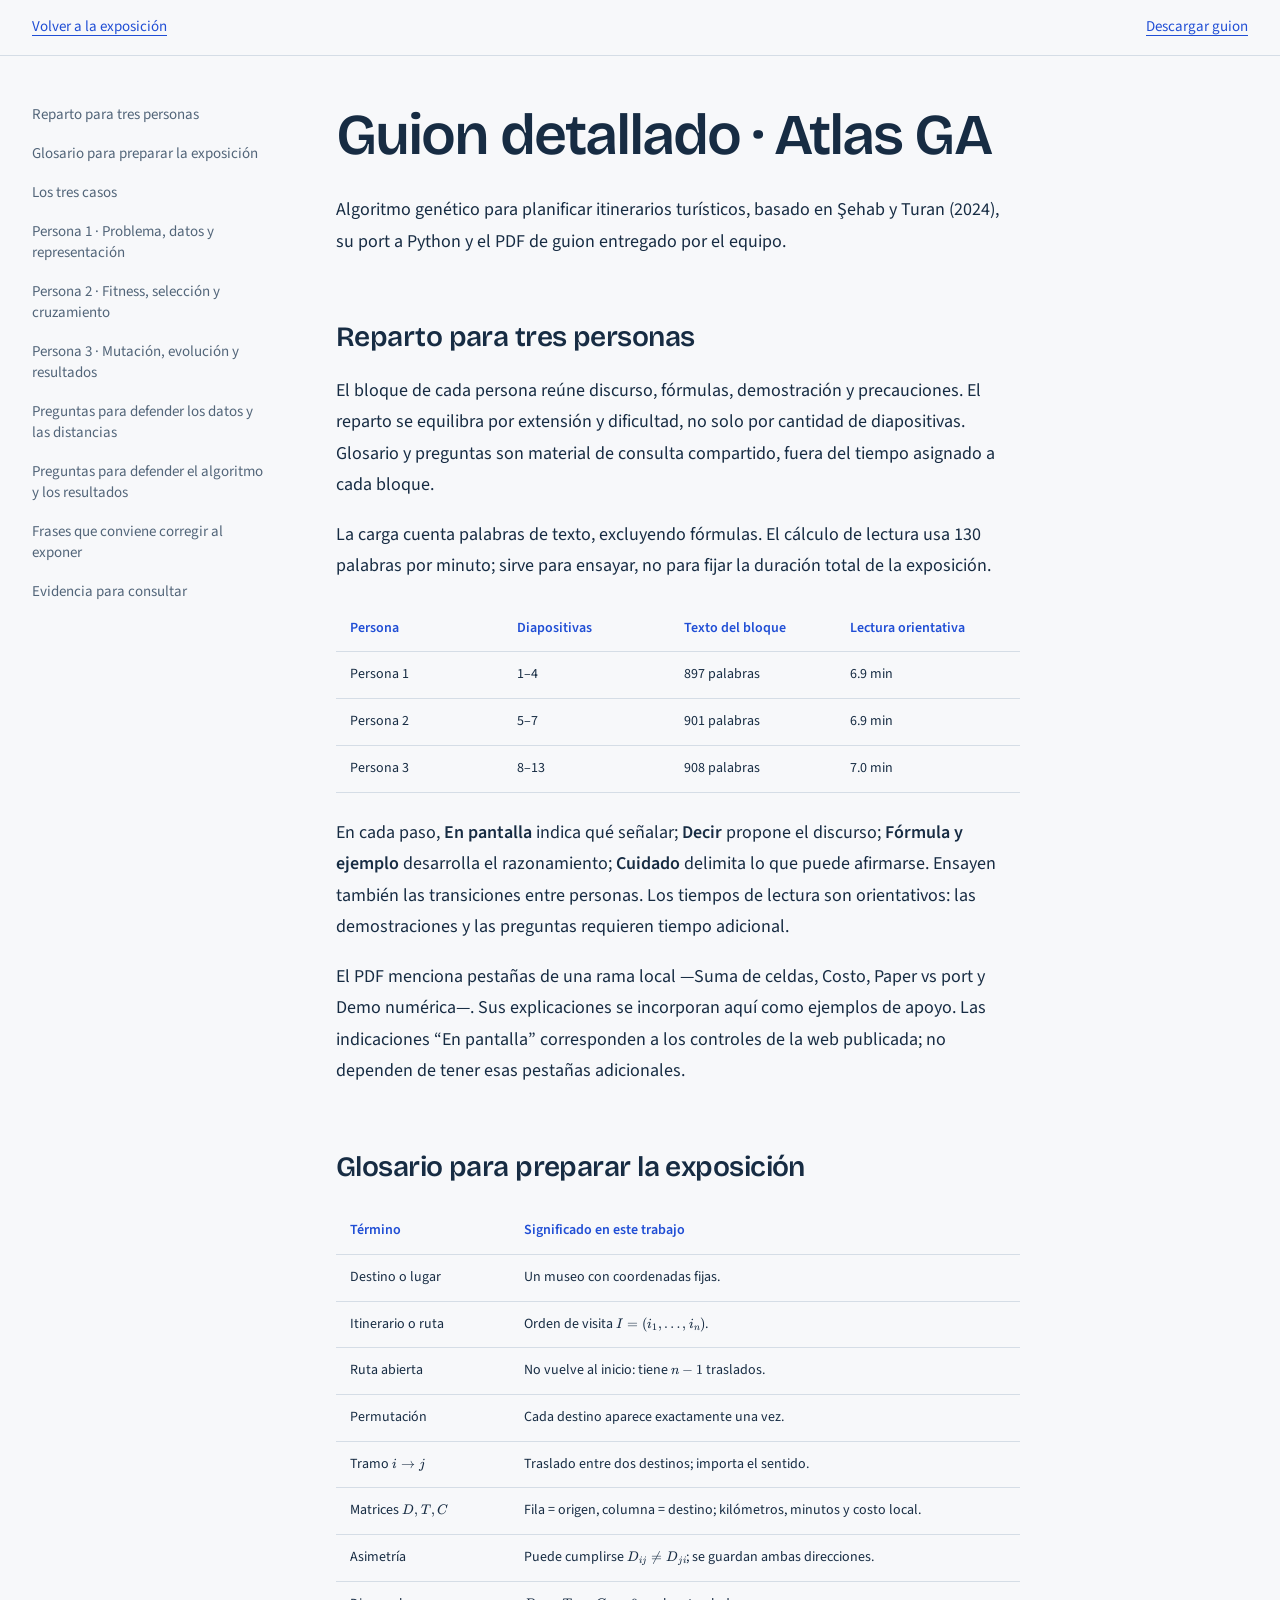
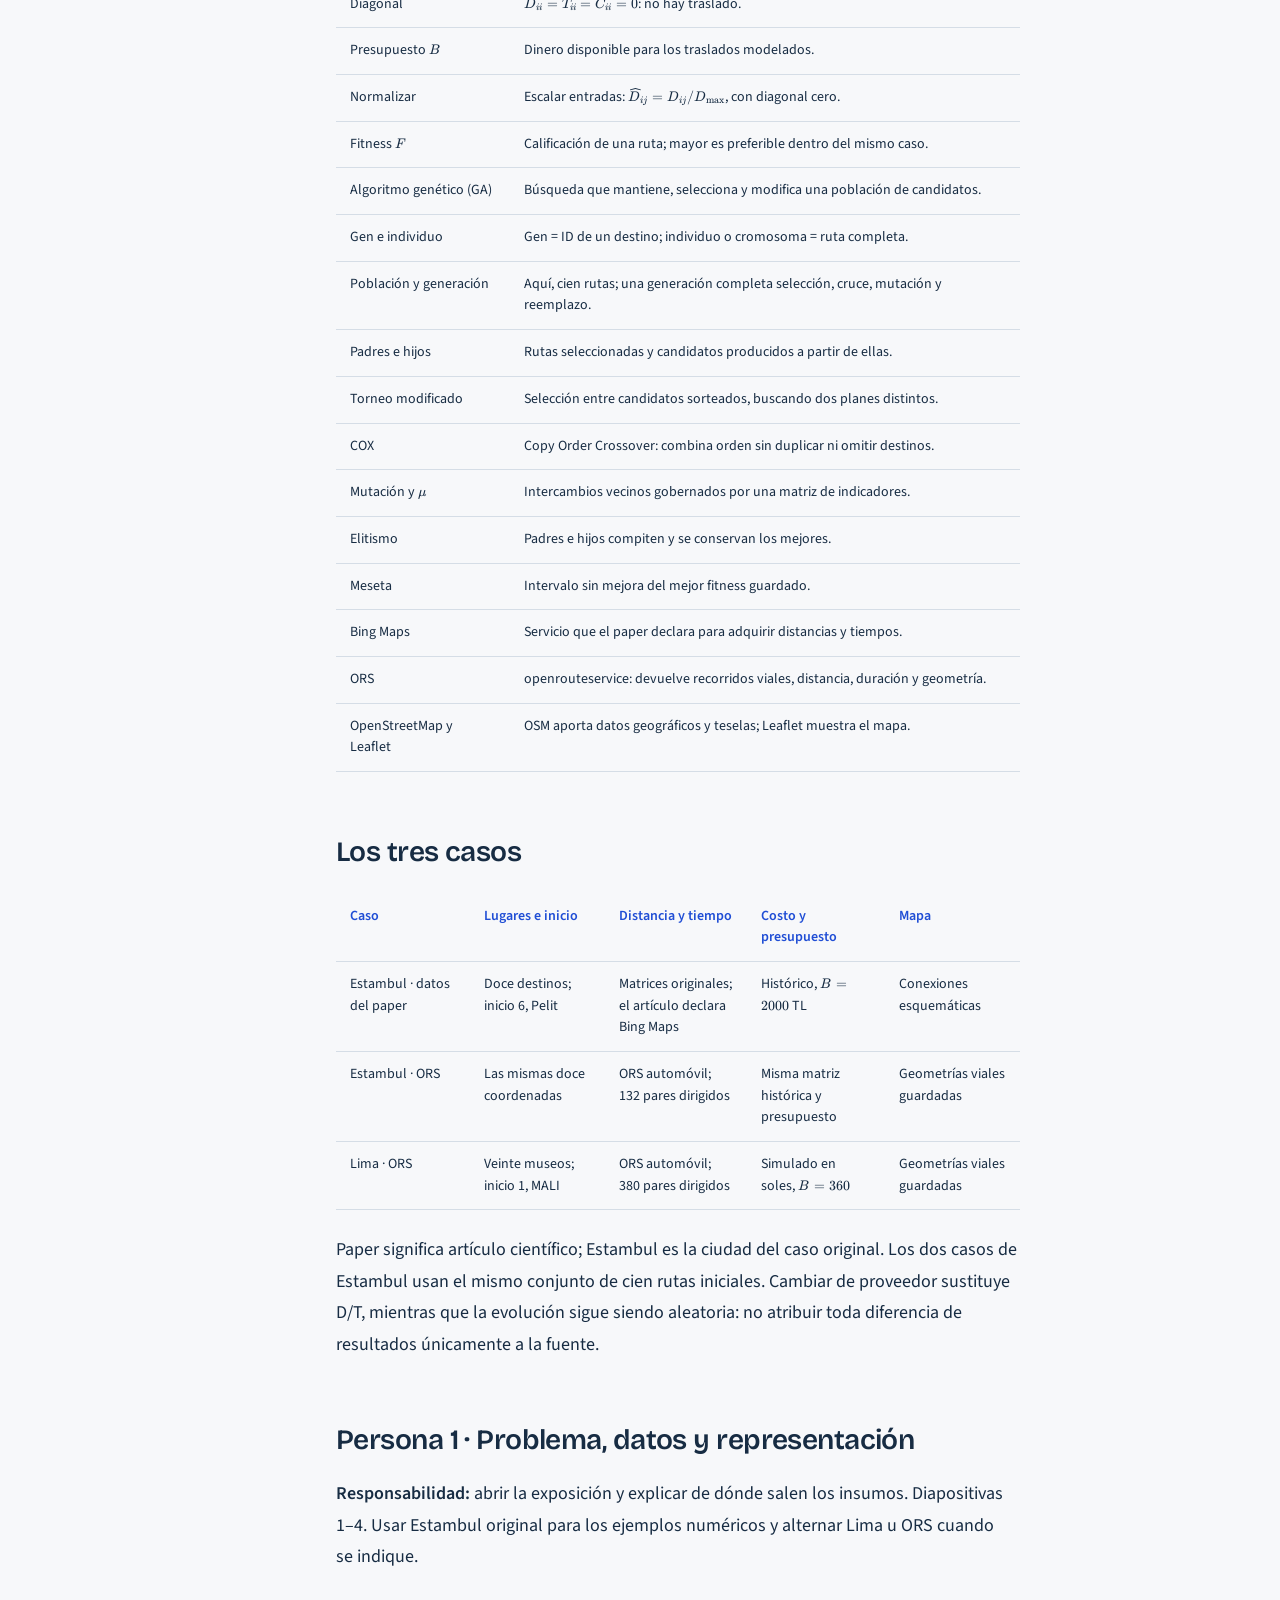
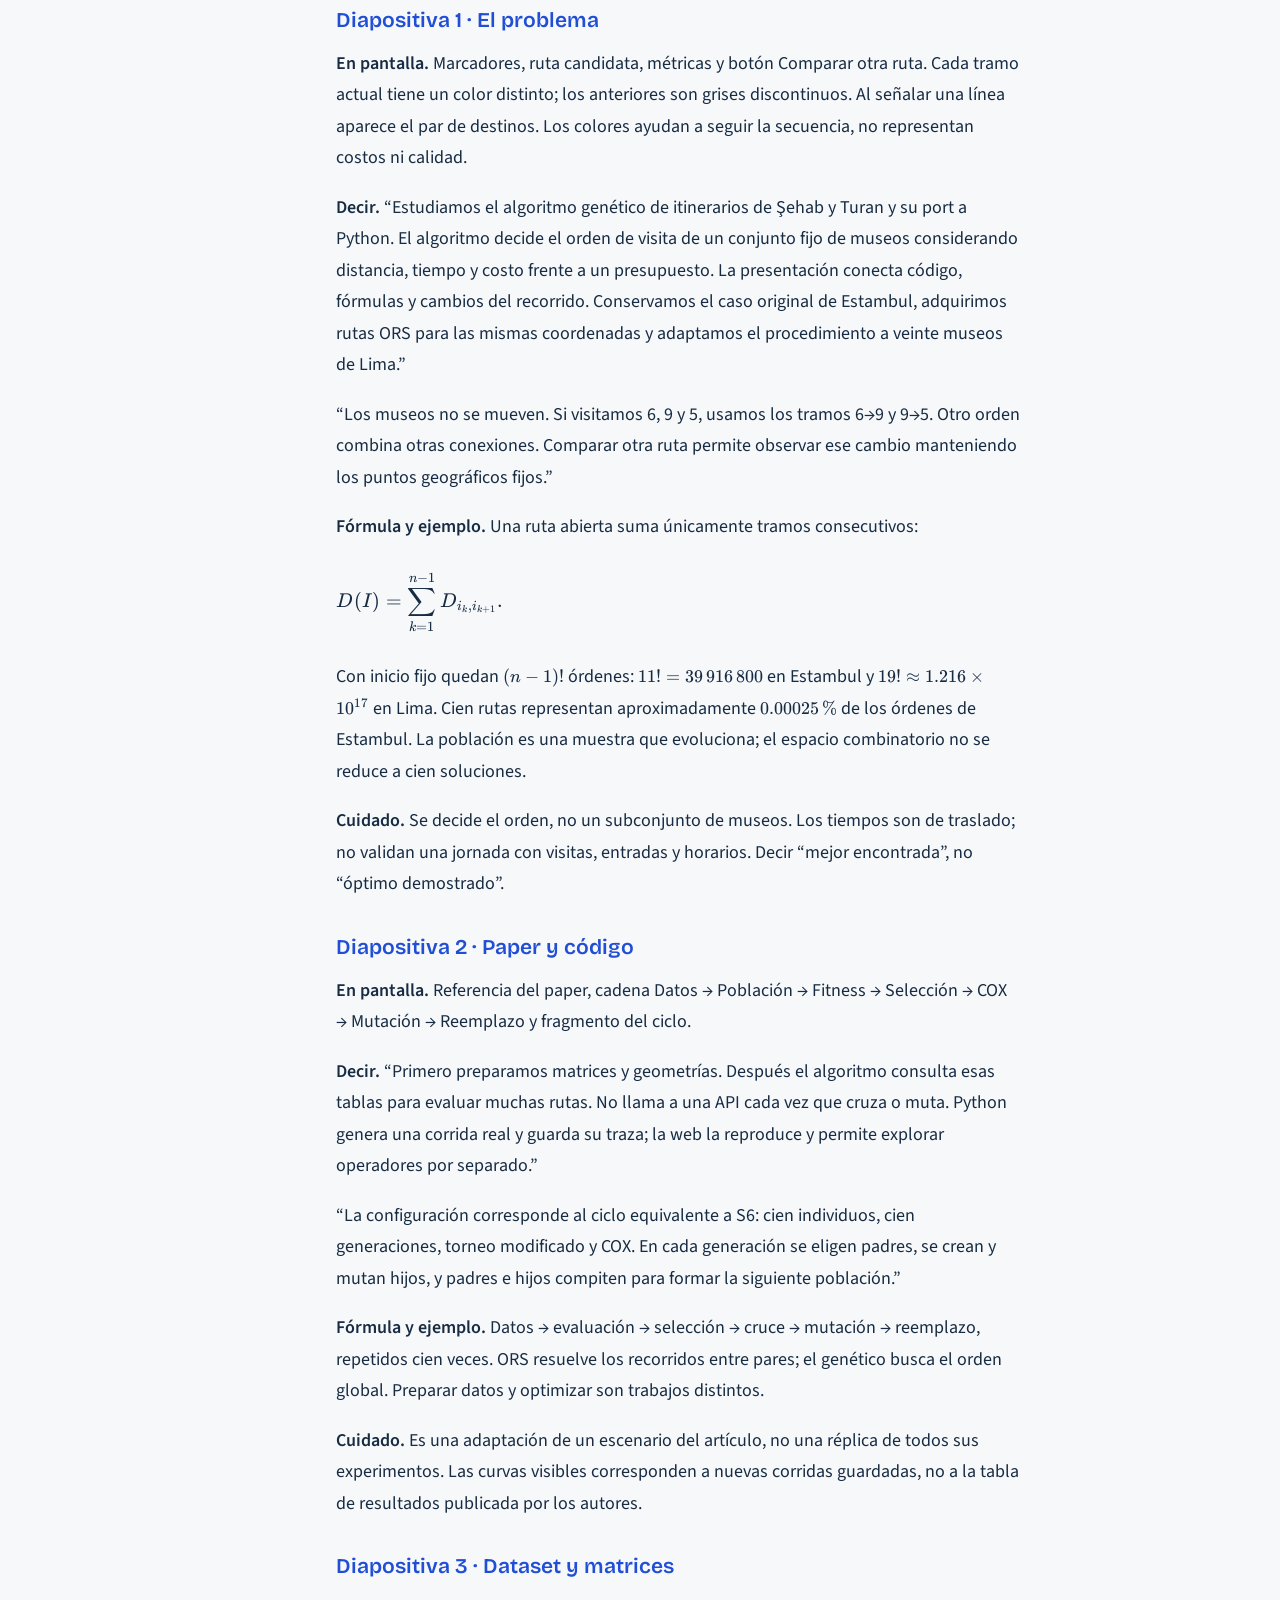
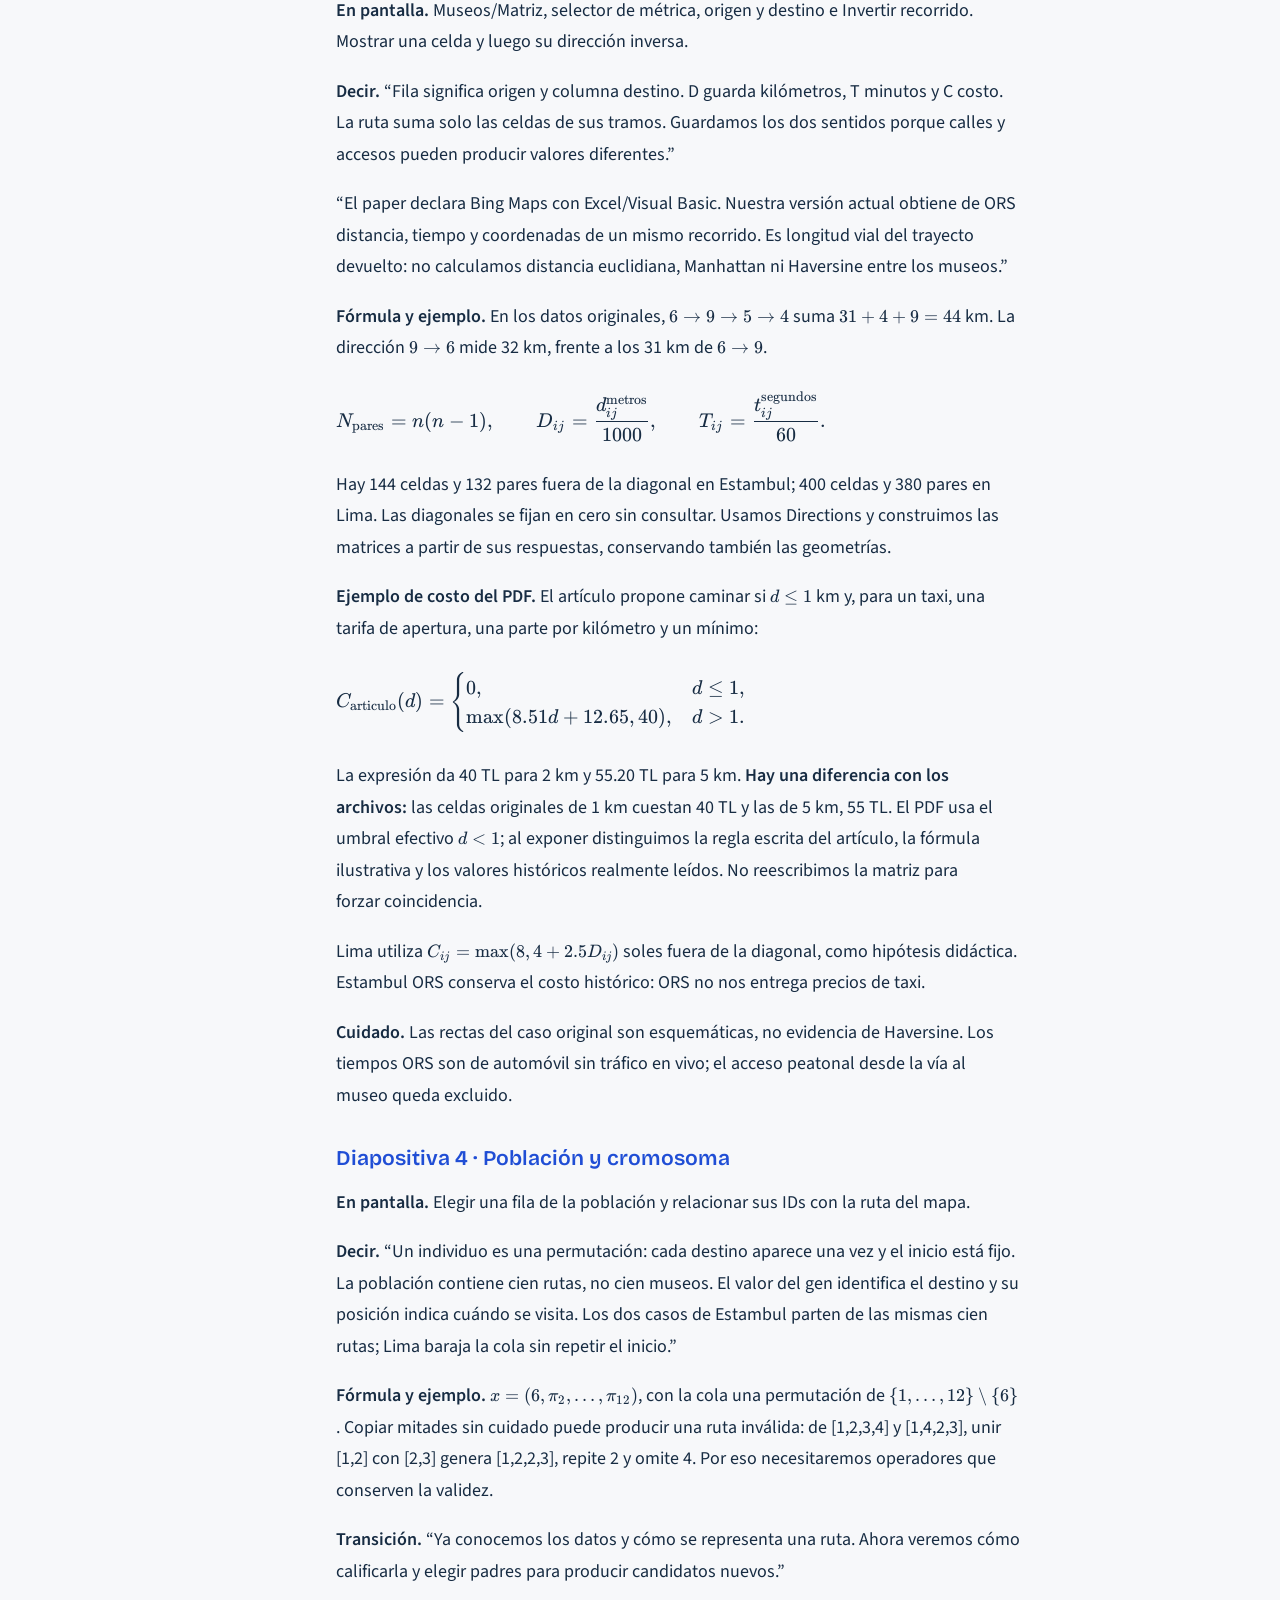
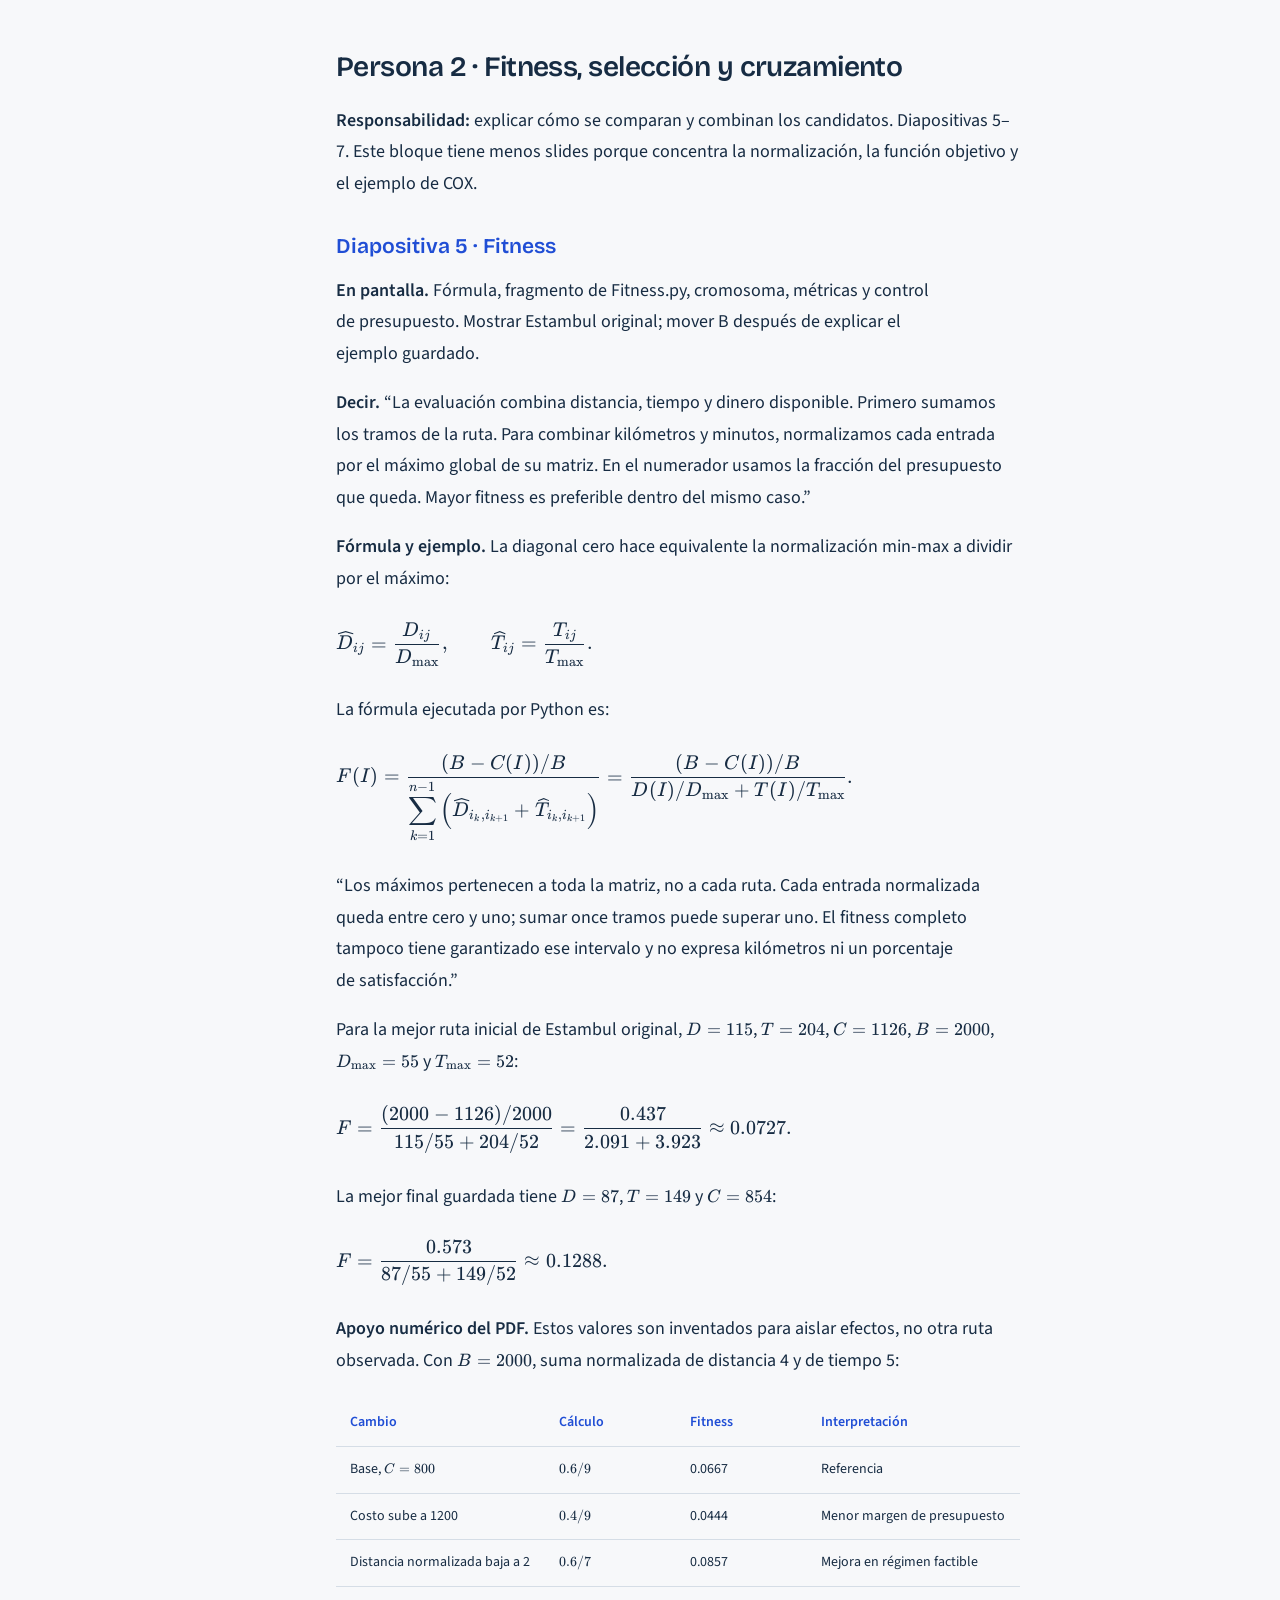
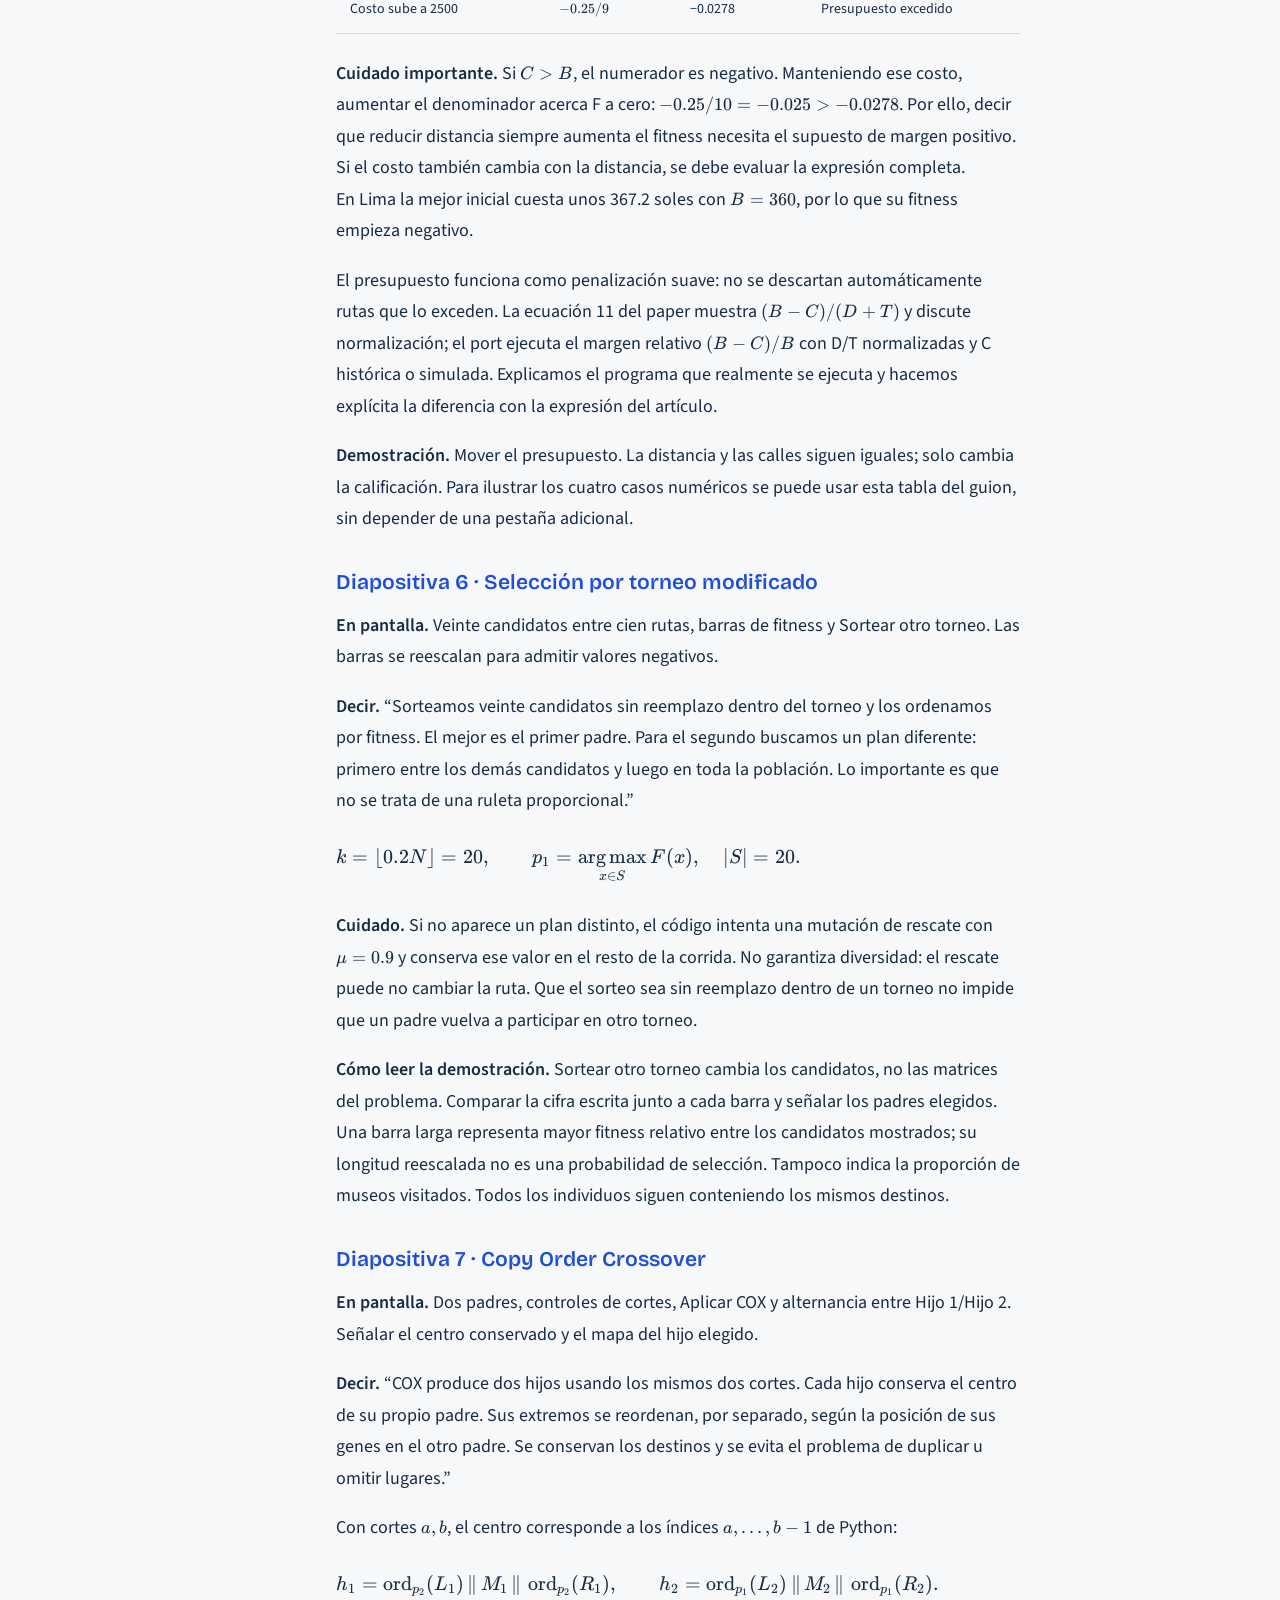
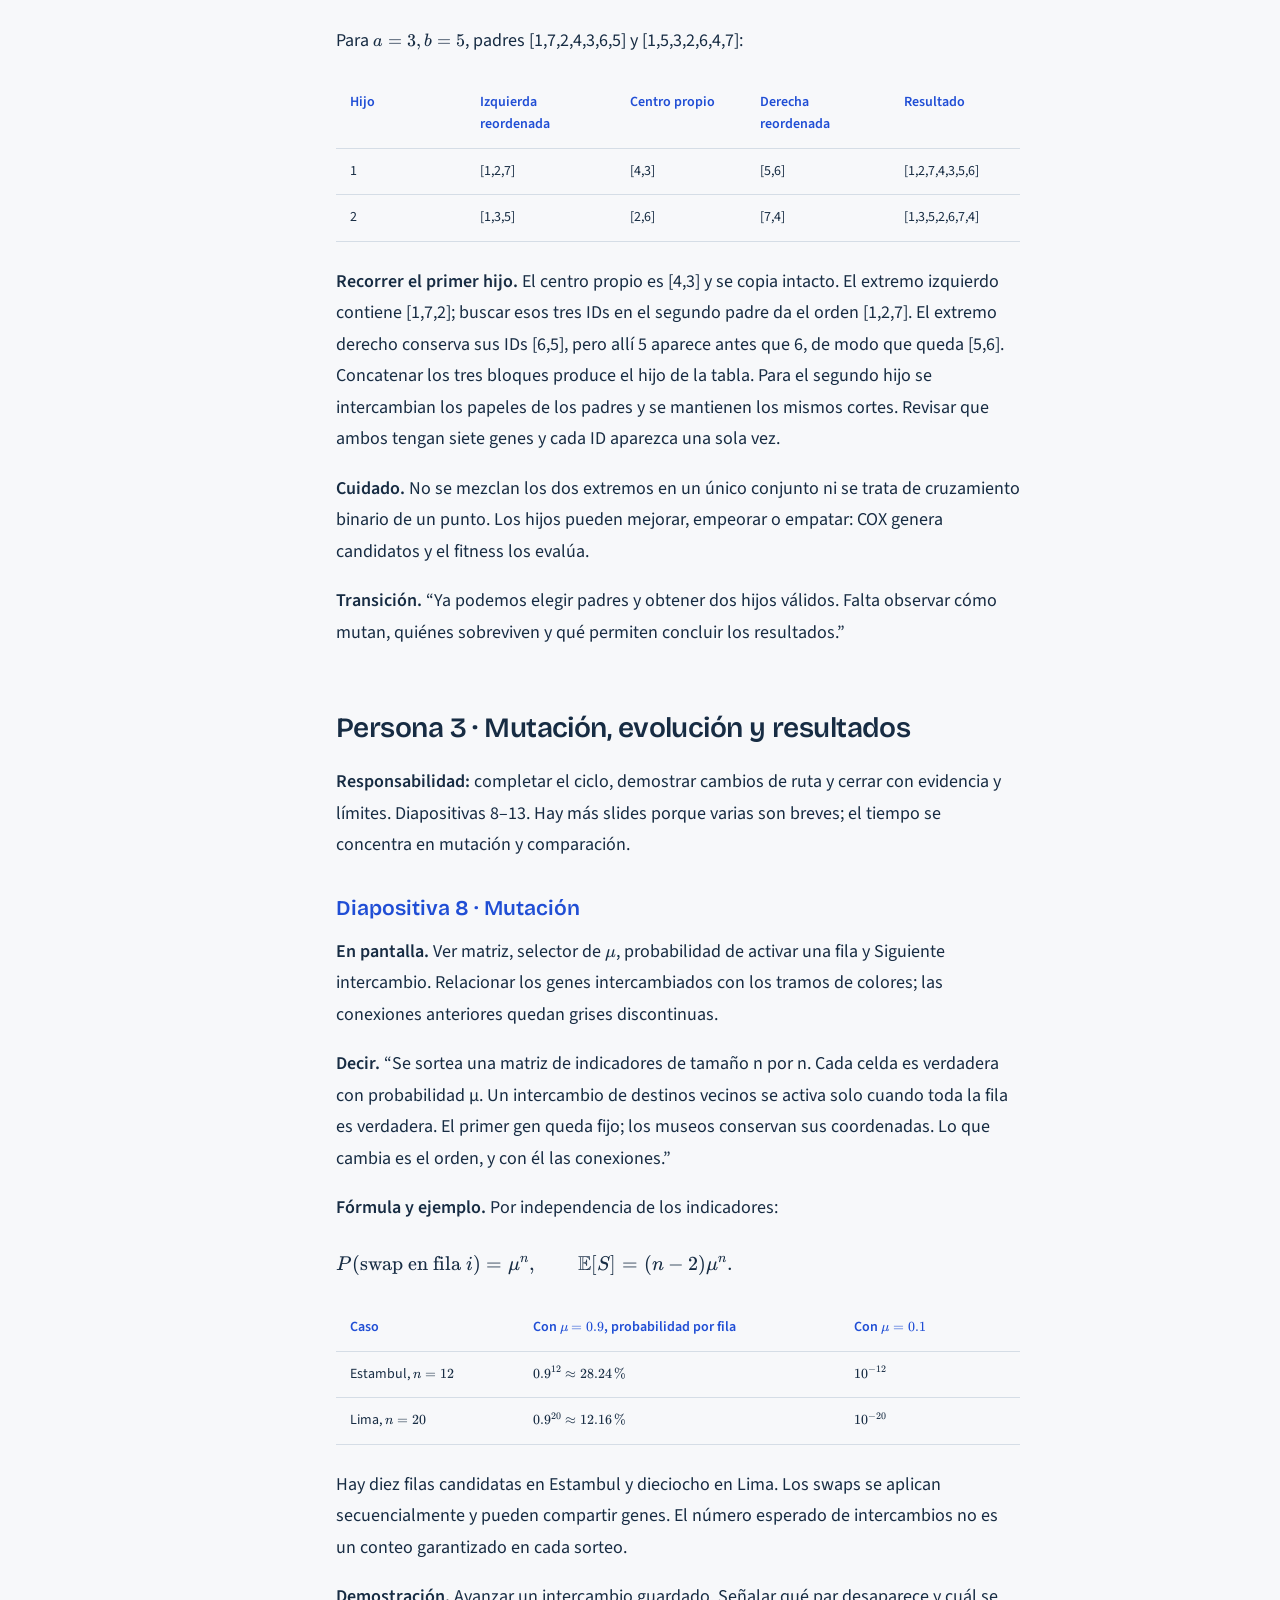
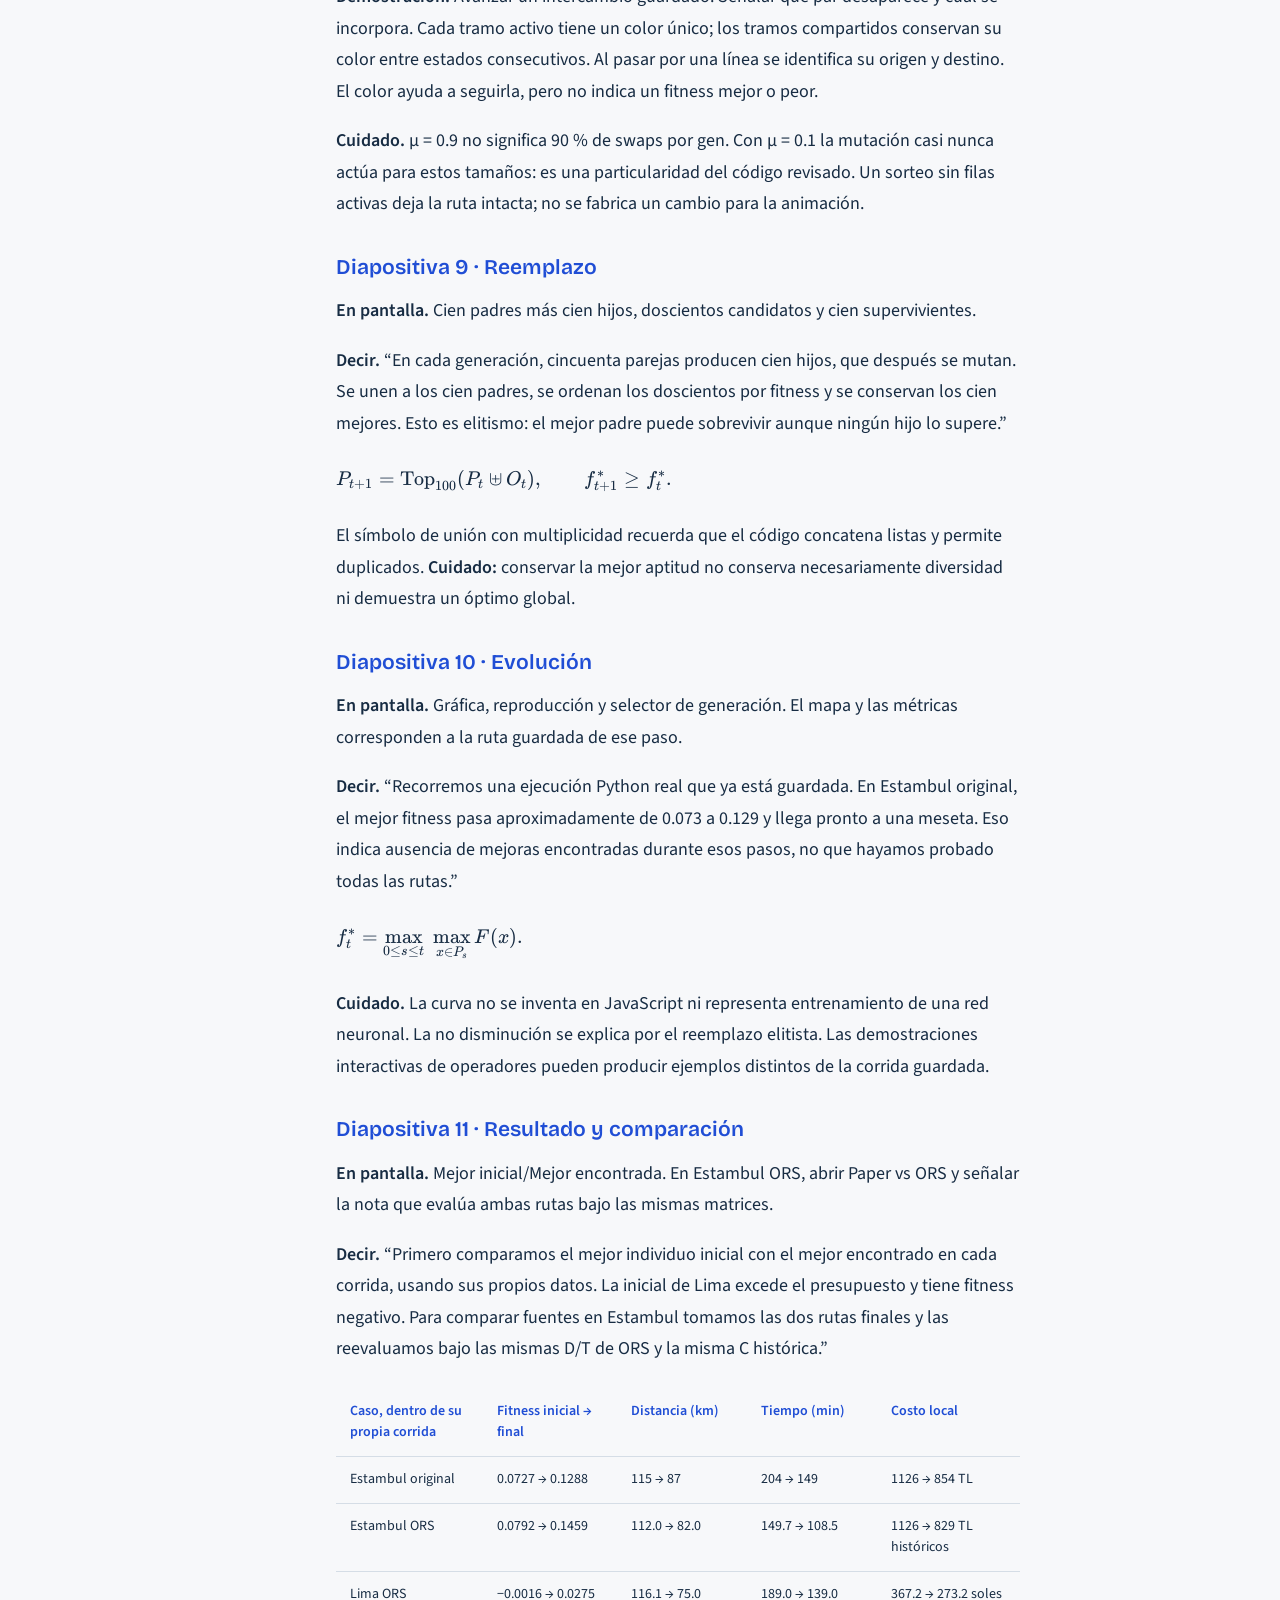
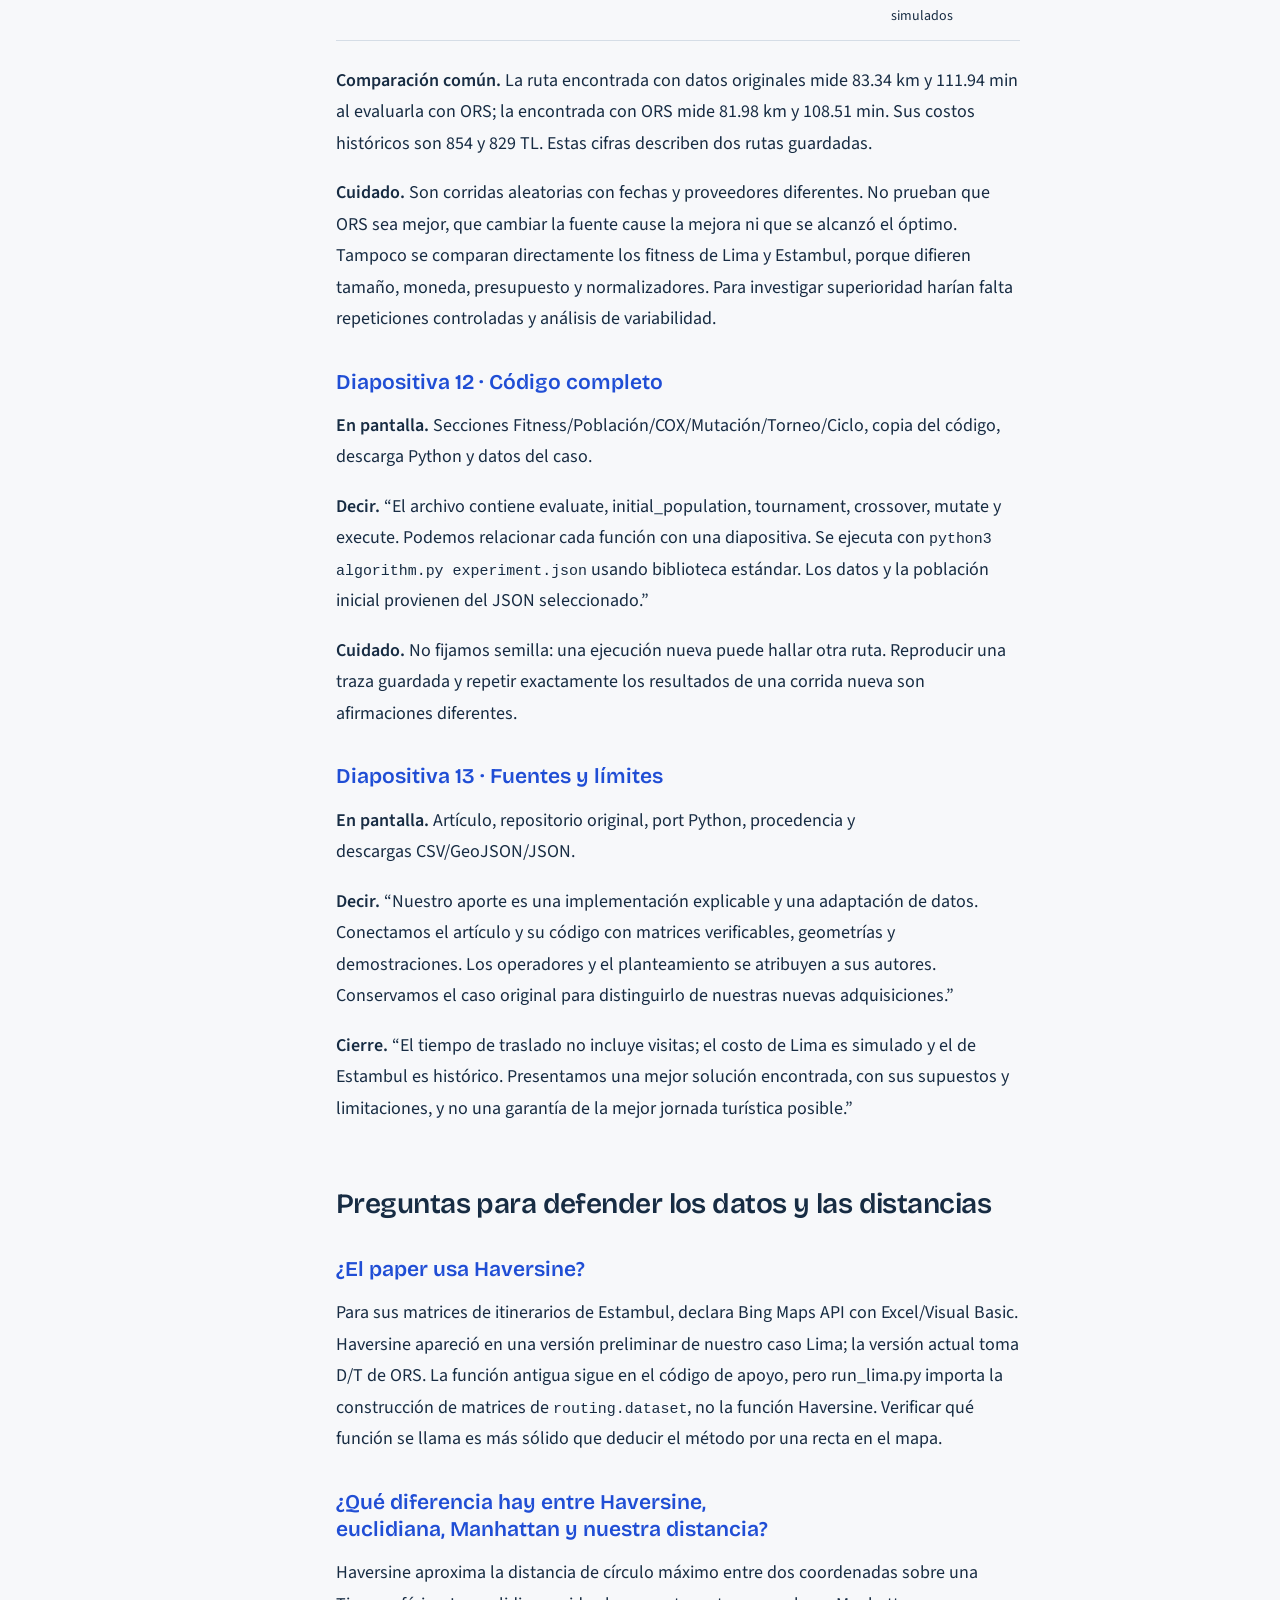
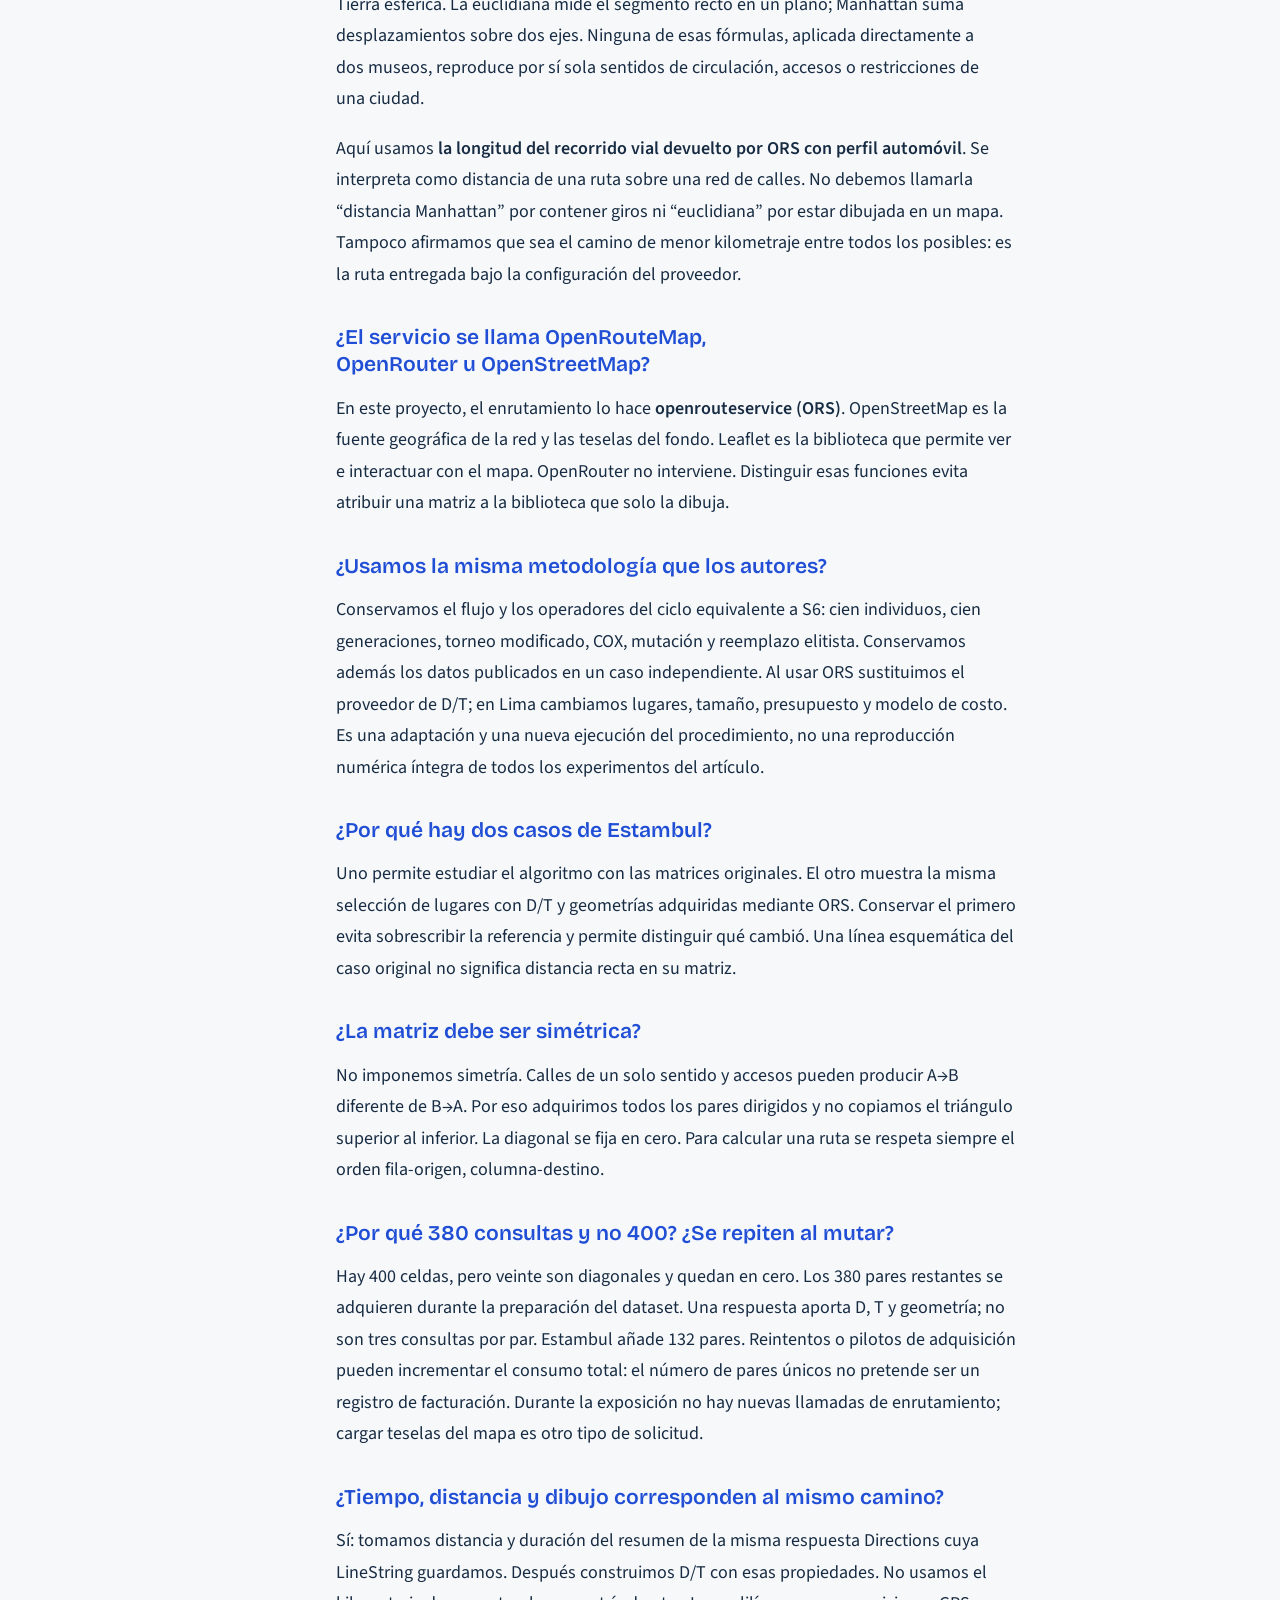
<file: guion.html>
<!doctype html>
<html lang="es">
<head>
  <meta charset="utf-8">
  <meta name="viewport" content="width=device-width,initial-scale=1">
  <meta name="description" content="Guion y preguntas para explicar Atlas GA: datos del paper, openrouteservice, matrices, operadores genéticos y límites de la comparación.">
  <title>Guion y preguntas · Atlas GA</title>
  <link rel="icon" href="assets/favicon.svg" type="image/svg+xml">
  <link rel="stylesheet" href="src/presentation/type.css">
  <link rel="stylesheet" href="src/guide/reading.css">
  <link rel="stylesheet" href="assets/vendor/katex/katex.min.css">
  <script defer src="assets/vendor/katex/katex.min.js"></script>
  <script defer src="assets/vendor/katex/contrib/auto-render.min.js"></script>
  <script defer src="src/guide/formulas.js"></script>
</head>
<body>
  <a class="skip-link" href="#guide">Saltar al guion</a>
  <header class="guide-header"><a href="./">Volver a la exposición</a><a href="guion.md" download>Descargar guion</a></header>
  <div class="guide-layout">
    <nav class="guide-index" aria-label="Partes del guion"><a href="#reparto-para-tres-personas">Reparto para tres personas</a><a href="#glosario-para-preparar-la-exposicion">Glosario para preparar la exposición</a><a href="#los-tres-casos">Los tres casos</a><a href="#persona-1-problema-datos-y-representacion">Persona 1 · Problema, datos y representación</a><a href="#persona-2-fitness-seleccion-y-cruzamiento">Persona 2 · Fitness, selección y cruzamiento</a><a href="#persona-3-mutacion-evolucion-y-resultados">Persona 3 · Mutación, evolución y resultados</a><a href="#preguntas-para-defender-los-datos-y-las-distancias">Preguntas para defender los datos y las distancias</a><a href="#preguntas-para-defender-el-algoritmo-y-los-resultados">Preguntas para defender el algoritmo y los resultados</a><a href="#frases-que-conviene-corregir-al-exponer">Frases que conviene corregir al exponer</a><a href="#evidencia-para-consultar">Evidencia para consultar</a></nav>
    <main id="guide"><h1 id="guion-detallado-atlas-ga">Guion detallado · Atlas GA</h1>
<p>Algoritmo genético para planificar itinerarios turísticos, basado en Şehab y Turan (2024), su port a Python y el PDF de guion entregado por el equipo.</p>
<h2 id="reparto-para-tres-personas">Reparto para tres personas</h2>
<p>El bloque de cada persona reúne discurso, fórmulas, demostración y precauciones. El reparto se equilibra por extensión y dificultad, no solo por cantidad de diapositivas. Glosario y preguntas son material de consulta compartido, fuera del tiempo asignado a cada bloque.</p>
<p>La carga cuenta palabras de texto, excluyendo fórmulas. El cálculo de lectura usa 130 palabras por minuto; sirve para ensayar, no para fijar la duración total de la exposición.</p>
<div class="guide-table" tabindex="0" role="region" aria-label="Tabla comparativa desplazable"><table>
<thead>
<tr>
<th>Persona</th>
<th>Diapositivas</th>
<th>Texto del bloque</th>
<th>Lectura orientativa</th>
</tr>
</thead>
<tbody>
<tr>
<td>Persona 1</td>
<td>1–4</td>
<td>897 palabras</td>
<td>6.9 min</td>
</tr>
<tr>
<td>Persona 2</td>
<td>5–7</td>
<td>901 palabras</td>
<td>6.9 min</td>
</tr>
<tr>
<td>Persona 3</td>
<td>8–13</td>
<td>908 palabras</td>
<td>7.0 min</td>
</tr>
</tbody>
</table></div>
<p>En cada paso, <strong>En pantalla</strong> indica qué señalar; <strong>Decir</strong> propone el discurso; <strong>Fórmula y ejemplo</strong> desarrolla el razonamiento; <strong>Cuidado</strong> delimita lo que puede afirmarse. Ensayen también las transiciones entre personas. Los tiempos de lectura son orientativos: las demostraciones y las preguntas requieren tiempo adicional.</p>
<p>El PDF menciona pestañas de una rama local —Suma de celdas, Costo, Paper vs port y Demo numérica—. Sus explicaciones se incorporan aquí como ejemplos de apoyo. Las indicaciones “En pantalla” corresponden a los controles de la web publicada; no dependen de tener esas pestañas adicionales.</p>
<h2 id="glosario-para-preparar-la-exposicion">Glosario para preparar la exposición</h2>
<div class="guide-table" tabindex="0" role="region" aria-label="Tabla comparativa desplazable"><table>
<thead>
<tr>
<th>Término</th>
<th>Significado en este trabajo</th>
</tr>
</thead>
<tbody>
<tr>
<td>Destino o lugar</td>
<td>Un museo con coordenadas fijas.</td>
</tr>
<tr>
<td>Itinerario o ruta</td>
<td>Orden de visita <span class="math-inline">\(I=(i_1,\ldots,i_n)\)</span>.</td>
</tr>
<tr>
<td>Ruta abierta</td>
<td>No vuelve al inicio: tiene <span class="math-inline">\(n-1\)</span> traslados.</td>
</tr>
<tr>
<td>Permutación</td>
<td>Cada destino aparece exactamente una vez.</td>
</tr>
<tr>
<td>Tramo <span class="math-inline">\(i\to j\)</span></td>
<td>Traslado entre dos destinos; importa el sentido.</td>
</tr>
<tr>
<td>Matrices <span class="math-inline">\(D,T,C\)</span></td>
<td>Fila = origen, columna = destino; kilómetros, minutos y costo local.</td>
</tr>
<tr>
<td>Asimetría</td>
<td>Puede cumplirse <span class="math-inline">\(D_{ij}\ne D_{ji}\)</span>; se guardan ambas direcciones.</td>
</tr>
<tr>
<td>Diagonal</td>
<td><span class="math-inline">\(D_{ii}=T_{ii}=C_{ii}=0\)</span>: no hay traslado.</td>
</tr>
<tr>
<td>Presupuesto <span class="math-inline">\(B\)</span></td>
<td>Dinero disponible para los traslados modelados.</td>
</tr>
<tr>
<td>Normalizar</td>
<td>Escalar entradas: <span class="math-inline">\(\widehat D_{ij}=D_{ij}/D_{\max}\)</span>, con diagonal cero.</td>
</tr>
<tr>
<td>Fitness <span class="math-inline">\(F\)</span></td>
<td>Calificación de una ruta; mayor es preferible dentro del mismo caso.</td>
</tr>
<tr>
<td>Algoritmo genético (GA)</td>
<td>Búsqueda que mantiene, selecciona y modifica una población de candidatos.</td>
</tr>
<tr>
<td>Gen e individuo</td>
<td>Gen = ID de un destino; individuo o cromosoma = ruta completa.</td>
</tr>
<tr>
<td>Población y generación</td>
<td>Aquí, cien rutas; una generación completa selección, cruce, mutación y reemplazo.</td>
</tr>
<tr>
<td>Padres e hijos</td>
<td>Rutas seleccionadas y candidatos producidos a partir de ellas.</td>
</tr>
<tr>
<td>Torneo modificado</td>
<td>Selección entre candidatos sorteados, buscando dos planes distintos.</td>
</tr>
<tr>
<td>COX</td>
<td>Copy Order Crossover: combina orden sin duplicar ni omitir destinos.</td>
</tr>
<tr>
<td>Mutación y <span class="math-inline">\(\mu\)</span></td>
<td>Intercambios vecinos gobernados por una matriz de indicadores.</td>
</tr>
<tr>
<td>Elitismo</td>
<td>Padres e hijos compiten y se conservan los mejores.</td>
</tr>
<tr>
<td>Meseta</td>
<td>Intervalo sin mejora del mejor fitness guardado.</td>
</tr>
<tr>
<td>Bing Maps</td>
<td>Servicio que el paper declara para adquirir distancias y tiempos.</td>
</tr>
<tr>
<td>ORS</td>
<td>openrouteservice: devuelve recorridos viales, distancia, duración y geometría.</td>
</tr>
<tr>
<td>OpenStreetMap y Leaflet</td>
<td>OSM aporta datos geográficos y teselas; Leaflet muestra el mapa.</td>
</tr>
</tbody>
</table></div>
<h2 id="los-tres-casos">Los tres casos</h2>
<div class="guide-table" tabindex="0" role="region" aria-label="Tabla comparativa desplazable"><table>
<thead>
<tr>
<th>Caso</th>
<th>Lugares e inicio</th>
<th>Distancia y tiempo</th>
<th>Costo y presupuesto</th>
<th>Mapa</th>
</tr>
</thead>
<tbody>
<tr>
<td>Estambul · datos del paper</td>
<td>Doce destinos; inicio 6, Pelit</td>
<td>Matrices originales; el artículo declara Bing Maps</td>
<td>Histórico, <span class="math-inline">\(B=2000\)</span> TL</td>
<td>Conexiones esquemáticas</td>
</tr>
<tr>
<td>Estambul · ORS</td>
<td>Las mismas doce coordenadas</td>
<td>ORS automóvil; 132 pares dirigidos</td>
<td>Misma matriz histórica y presupuesto</td>
<td>Geometrías viales guardadas</td>
</tr>
<tr>
<td>Lima · ORS</td>
<td>Veinte museos; inicio 1, MALI</td>
<td>ORS automóvil; 380 pares dirigidos</td>
<td>Simulado en soles, <span class="math-inline">\(B=360\)</span></td>
<td>Geometrías viales guardadas</td>
</tr>
</tbody>
</table></div>
<p>Paper significa artículo científico; Estambul es la ciudad del caso original. Los dos casos de Estambul usan el mismo conjunto de cien rutas iniciales. Cambiar de proveedor sustituye D/T, mientras que la evolución sigue siendo aleatoria: no atribuir toda diferencia de resultados únicamente a la fuente.</p>
<h2 id="persona-1-problema-datos-y-representacion">Persona 1 · Problema, datos y representación</h2>
<p><strong>Responsabilidad:</strong> abrir la exposición y explicar de dónde salen los insumos. Diapositivas 1–4. Usar Estambul original para los ejemplos numéricos y alternar Lima u ORS cuando se indique.</p>
<h3 id="diapositiva-1-el-problema">Diapositiva 1 · El problema</h3>
<p><strong>En pantalla.</strong> Marcadores, ruta candidata, métricas y botón Comparar otra ruta. Cada tramo actual tiene un color distinto; los anteriores son grises discontinuos. Al señalar una línea aparece el par de destinos. Los colores ayudan a seguir la secuencia, no representan costos ni calidad.</p>
<p><strong>Decir.</strong> “Estudiamos el algoritmo genético de itinerarios de Şehab y Turan y su port a Python. El algoritmo decide el orden de visita de un conjunto fijo de museos considerando distancia, tiempo y costo frente a un presupuesto. La presentación conecta código, fórmulas y cambios del recorrido. Conservamos el caso original de Estambul, adquirimos rutas ORS para las mismas coordenadas y adaptamos el procedimiento a veinte museos de Lima.”</p>
<p>“Los museos no se mueven. Si visitamos 6, 9 y 5, usamos los tramos 6→9 y 9→5. Otro orden combina otras conexiones. Comparar otra ruta permite observar ese cambio manteniendo los puntos geográficos fijos.”</p>
<p><strong>Fórmula y ejemplo.</strong> Una ruta abierta suma únicamente tramos consecutivos:</p>
<div class="math-display" tabindex="0" role="region" aria-label="Fórmula; desplazarse si excede el ancho">\[
D(I)=\sum_{k=1}^{n-1}D_{i_k,i_{k+1}}.
\]</div>
<p>Con inicio fijo quedan <span class="math-inline">\((n-1)!\)</span> órdenes: <span class="math-inline">\(11!=39\,916\,800\)</span> en Estambul y <span class="math-inline">\(19!\approx1.216\times10^{17}\)</span> en Lima. Cien rutas representan aproximadamente <span class="math-inline">\(0.00025\,\%\)</span> de los órdenes de Estambul. La población es una muestra que evoluciona; el espacio combinatorio no se reduce a cien soluciones.</p>
<p><strong>Cuidado.</strong> Se decide el orden, no un subconjunto de museos. Los tiempos son de traslado; no validan una jornada con visitas, entradas y horarios. Decir “mejor encontrada”, no “óptimo demostrado”.</p>
<h3 id="diapositiva-2-paper-y-codigo">Diapositiva 2 · Paper y código</h3>
<p><strong>En pantalla.</strong> Referencia del paper, cadena Datos → Población → Fitness → Selección → COX → Mutación → Reemplazo y fragmento del ciclo.</p>
<p><strong>Decir.</strong> “Primero preparamos matrices y geometrías. Después el algoritmo consulta esas tablas para evaluar muchas rutas. No llama a una API cada vez que cruza o muta. Python genera una corrida real y guarda su traza; la web la reproduce y permite explorar operadores por separado.”</p>
<p>“La configuración corresponde al ciclo equivalente a S6: cien individuos, cien generaciones, torneo modificado y COX. En cada generación se eligen padres, se crean y mutan hijos, y padres e hijos compiten para formar la siguiente población.”</p>
<p><strong>Fórmula y ejemplo.</strong> Datos → evaluación → selección → cruce → mutación → reemplazo, repetidos cien veces. ORS resuelve los recorridos entre pares; el genético busca el orden global. Preparar datos y optimizar son trabajos distintos.</p>
<p><strong>Cuidado.</strong> Es una adaptación de un escenario del artículo, no una réplica de todos sus experimentos. Las curvas visibles corresponden a nuevas corridas guardadas, no a la tabla de resultados publicada por los autores.</p>
<h3 id="diapositiva-3-dataset-y-matrices">Diapositiva 3 · Dataset y matrices</h3>
<p><strong>En pantalla.</strong> Museos/Matriz, selector de métrica, origen y destino e Invertir recorrido. Mostrar una celda y luego su dirección inversa.</p>
<p><strong>Decir.</strong> “Fila significa origen y columna destino. D guarda kilómetros, T minutos y C costo. La ruta suma solo las celdas de sus tramos. Guardamos los dos sentidos porque calles y accesos pueden producir valores diferentes.”</p>
<p>“El paper declara Bing Maps con Excel/Visual Basic. Nuestra versión actual obtiene de ORS distancia, tiempo y coordenadas de un mismo recorrido. Es longitud vial del trayecto devuelto: no calculamos distancia euclidiana, Manhattan ni Haversine entre los museos.”</p>
<p><strong>Fórmula y ejemplo.</strong> En los datos originales, <span class="math-inline">\(6\to9\to5\to4\)</span> suma <span class="math-inline">\(31+4+9=44\)</span> km. La dirección <span class="math-inline">\(9\to6\)</span> mide 32 km, frente a los 31 km de <span class="math-inline">\(6\to9\)</span>.</p>
<div class="math-display" tabindex="0" role="region" aria-label="Fórmula; desplazarse si excede el ancho">\[
N_{\mathrm{pares}}=n(n-1),\qquad
D_{ij}=\frac{d_{ij}^{\mathrm{metros}}}{1000},\qquad
T_{ij}=\frac{t_{ij}^{\mathrm{segundos}}}{60}.
\]</div>
<p>Hay 144 celdas y 132 pares fuera de la diagonal en Estambul; 400 celdas y 380 pares en Lima. Las diagonales se fijan en cero sin consultar. Usamos Directions y construimos las matrices a partir de sus respuestas, conservando también las geometrías.</p>
<p><strong>Ejemplo de costo del PDF.</strong> El artículo propone caminar si <span class="math-inline">\(d\le1\)</span> km y, para un taxi, una tarifa de apertura, una parte por kilómetro y un mínimo:</p>
<div class="math-display" tabindex="0" role="region" aria-label="Fórmula; desplazarse si excede el ancho">\[
C_{\mathrm{articulo}}(d)=
\begin{cases}
0,&amp;d\le1,\\
\max(8.51d+12.65,40),&amp;d&gt;1.
\end{cases}
\]</div>
<p>La expresión da 40 TL para 2 km y 55.20 TL para 5 km. <strong>Hay una diferencia con los archivos:</strong> las celdas originales de 1 km cuestan 40 TL y las de 5 km, 55 TL. El PDF usa el umbral efectivo <span class="math-inline">\(d&lt;1\)</span>; al exponer distinguimos la regla escrita del artículo, la fórmula ilustrativa y los valores históricos realmente leídos. No reescribimos la matriz para forzar coincidencia.</p>
<p>Lima utiliza <span class="math-inline">\(C_{ij}=\max(8,4+2.5D_{ij})\)</span> soles fuera de la diagonal, como hipótesis didáctica. Estambul ORS conserva el costo histórico: ORS no nos entrega precios de taxi.</p>
<p><strong>Cuidado.</strong> Las rectas del caso original son esquemáticas, no evidencia de Haversine. Los tiempos ORS son de automóvil sin tráfico en vivo; el acceso peatonal desde la vía al museo queda excluido.</p>
<h3 id="diapositiva-4-poblacion-y-cromosoma">Diapositiva 4 · Población y cromosoma</h3>
<p><strong>En pantalla.</strong> Elegir una fila de la población y relacionar sus IDs con la ruta del mapa.</p>
<p><strong>Decir.</strong> “Un individuo es una permutación: cada destino aparece una vez y el inicio está fijo. La población contiene cien rutas, no cien museos. El valor del gen identifica el destino y su posición indica cuándo se visita. Los dos casos de Estambul parten de las mismas cien rutas; Lima baraja la cola sin repetir el inicio.”</p>
<p><strong>Fórmula y ejemplo.</strong> <span class="math-inline">\(x=(6,\pi_2,\ldots,\pi_{12})\)</span>, con la cola una permutación de <span class="math-inline">\(\{1,\ldots,12\}\setminus\{6\}\)</span>. Copiar mitades sin cuidado puede producir una ruta inválida: de [1,2,3,4] y [1,4,2,3], unir [1,2] con [2,3] genera [1,2,2,3], repite 2 y omite 4. Por eso necesitaremos operadores que conserven la validez.</p>
<p><strong>Transición.</strong> “Ya conocemos los datos y cómo se representa una ruta. Ahora veremos cómo calificarla y elegir padres para producir candidatos nuevos.”</p>
<h2 id="persona-2-fitness-seleccion-y-cruzamiento">Persona 2 · Fitness, selección y cruzamiento</h2>
<p><strong>Responsabilidad:</strong> explicar cómo se comparan y combinan los candidatos. Diapositivas 5–7. Este bloque tiene menos slides porque concentra la normalización, la función objetivo y el ejemplo de COX.</p>
<h3 id="diapositiva-5-fitness">Diapositiva 5 · Fitness</h3>
<p><strong>En pantalla.</strong> Fórmula, fragmento de Fitness.py, cromosoma, métricas y control de presupuesto. Mostrar Estambul original; mover B después de explicar el ejemplo guardado.</p>
<p><strong>Decir.</strong> “La evaluación combina distancia, tiempo y dinero disponible. Primero sumamos los tramos de la ruta. Para combinar kilómetros y minutos, normalizamos cada entrada por el máximo global de su matriz. En el numerador usamos la fracción del presupuesto que queda. Mayor fitness es preferible dentro del mismo caso.”</p>
<p><strong>Fórmula y ejemplo.</strong> La diagonal cero hace equivalente la normalización min-max a dividir por el máximo:</p>
<div class="math-display" tabindex="0" role="region" aria-label="Fórmula; desplazarse si excede el ancho">\[
\widehat D_{ij}=\frac{D_{ij}}{D_{\max}},\qquad
\widehat T_{ij}=\frac{T_{ij}}{T_{\max}}.
\]</div>
<p>La fórmula ejecutada por Python es:</p>
<div class="math-display" tabindex="0" role="region" aria-label="Fórmula; desplazarse si excede el ancho">\[
F(I)=\frac{(B-C(I))/B}{
\displaystyle\sum_{k=1}^{n-1}\left(\widehat D_{i_k,i_{k+1}}+\widehat T_{i_k,i_{k+1}}\right)}
=\frac{(B-C(I))/B}{D(I)/D_{\max}+T(I)/T_{\max}}.
\]</div>
<p>“Los máximos pertenecen a toda la matriz, no a cada ruta. Cada entrada normalizada queda entre cero y uno; sumar once tramos puede superar uno. El fitness completo tampoco tiene garantizado ese intervalo y no expresa kilómetros ni un porcentaje de satisfacción.”</p>
<p>Para la mejor ruta inicial de Estambul original, <span class="math-inline">\(D=115\)</span>, <span class="math-inline">\(T=204\)</span>, <span class="math-inline">\(C=1126\)</span>, <span class="math-inline">\(B=2000\)</span>, <span class="math-inline">\(D_{\max}=55\)</span> y <span class="math-inline">\(T_{\max}=52\)</span>:</p>
<div class="math-display" tabindex="0" role="region" aria-label="Fórmula; desplazarse si excede el ancho">\[
F=\frac{(2000-1126)/2000}{115/55+204/52}
=\frac{0.437}{2.091+3.923}\approx0.0727.
\]</div>
<p>La mejor final guardada tiene <span class="math-inline">\(D=87\)</span>, <span class="math-inline">\(T=149\)</span> y <span class="math-inline">\(C=854\)</span>:</p>
<div class="math-display" tabindex="0" role="region" aria-label="Fórmula; desplazarse si excede el ancho">\[
F=\frac{0.573}{87/55+149/52}\approx0.1288.
\]</div>
<p><strong>Apoyo numérico del PDF.</strong> Estos valores son inventados para aislar efectos, no otra ruta observada. Con <span class="math-inline">\(B=2000\)</span>, suma normalizada de distancia 4 y de tiempo 5:</p>
<div class="guide-table" tabindex="0" role="region" aria-label="Tabla comparativa desplazable"><table>
<thead>
<tr>
<th>Cambio</th>
<th>Cálculo</th>
<th>Fitness</th>
<th>Interpretación</th>
</tr>
</thead>
<tbody>
<tr>
<td>Base, <span class="math-inline">\(C=800\)</span></td>
<td><span class="math-inline">\(0.6/9\)</span></td>
<td>0.0667</td>
<td>Referencia</td>
</tr>
<tr>
<td>Costo sube a 1200</td>
<td><span class="math-inline">\(0.4/9\)</span></td>
<td>0.0444</td>
<td>Menor margen de presupuesto</td>
</tr>
<tr>
<td>Distancia normalizada baja a 2</td>
<td><span class="math-inline">\(0.6/7\)</span></td>
<td>0.0857</td>
<td>Mejora en régimen factible</td>
</tr>
<tr>
<td>Costo sube a 2500</td>
<td><span class="math-inline">\(-0.25/9\)</span></td>
<td>−0.0278</td>
<td>Presupuesto excedido</td>
</tr>
</tbody>
</table></div>
<p><strong>Cuidado importante.</strong> Si <span class="math-inline">\(C&gt;B\)</span>, el numerador es negativo. Manteniendo ese costo, aumentar el denominador acerca F a cero: <span class="math-inline">\(-0.25/10=-0.025&gt;-0.0278\)</span>. Por ello, decir que reducir distancia siempre aumenta el fitness necesita el supuesto de margen positivo. Si el costo también cambia con la distancia, se debe evaluar la expresión completa. En Lima la mejor inicial cuesta unos 367.2 soles con <span class="math-inline">\(B=360\)</span>, por lo que su fitness empieza negativo.</p>
<p>El presupuesto funciona como penalización suave: no se descartan automáticamente rutas que lo exceden. La ecuación 11 del paper muestra <span class="math-inline">\((B-C)/(D+T)\)</span> y discute normalización; el port ejecuta el margen relativo <span class="math-inline">\((B-C)/B\)</span> con D/T normalizadas y C histórica o simulada. Explicamos el programa que realmente se ejecuta y hacemos explícita la diferencia con la expresión del artículo.</p>
<p><strong>Demostración.</strong> Mover el presupuesto. La distancia y las calles siguen iguales; solo cambia la calificación. Para ilustrar los cuatro casos numéricos se puede usar esta tabla del guion, sin depender de una pestaña adicional.</p>
<h3 id="diapositiva-6-seleccion-por-torneo-modificado">Diapositiva 6 · Selección por torneo modificado</h3>
<p><strong>En pantalla.</strong> Veinte candidatos entre cien rutas, barras de fitness y Sortear otro torneo. Las barras se reescalan para admitir valores negativos.</p>
<p><strong>Decir.</strong> “Sorteamos veinte candidatos sin reemplazo dentro del torneo y los ordenamos por fitness. El mejor es el primer padre. Para el segundo buscamos un plan diferente: primero entre los demás candidatos y luego en toda la población. Lo importante es que no se trata de una ruleta proporcional.”</p>
<div class="math-display" tabindex="0" role="region" aria-label="Fórmula; desplazarse si excede el ancho">\[
k=\lfloor0.2N\rfloor=20,\qquad
p_1=\operatorname*{arg\,max}_{x\in S}F(x),\quad |S|=20.
\]</div>
<p><strong>Cuidado.</strong> Si no aparece un plan distinto, el código intenta una mutación de rescate con <span class="math-inline">\(\mu=0.9\)</span> y conserva ese valor en el resto de la corrida. No garantiza diversidad: el rescate puede no cambiar la ruta. Que el sorteo sea sin reemplazo dentro de un torneo no impide que un padre vuelva a participar en otro torneo.</p>
<p><strong>Cómo leer la demostración.</strong> Sortear otro torneo cambia los candidatos, no las matrices del problema. Comparar la cifra escrita junto a cada barra y señalar los padres elegidos. Una barra larga representa mayor fitness relativo entre los candidatos mostrados; su longitud reescalada no es una probabilidad de selección. Tampoco indica la proporción de museos visitados. Todos los individuos siguen conteniendo los mismos destinos.</p>
<h3 id="diapositiva-7-copy-order-crossover">Diapositiva 7 · Copy Order Crossover</h3>
<p><strong>En pantalla.</strong> Dos padres, controles de cortes, Aplicar COX y alternancia entre Hijo 1/Hijo 2. Señalar el centro conservado y el mapa del hijo elegido.</p>
<p><strong>Decir.</strong> “COX produce dos hijos usando los mismos dos cortes. Cada hijo conserva el centro de su propio padre. Sus extremos se reordenan, por separado, según la posición de sus genes en el otro padre. Se conservan los destinos y se evita el problema de duplicar u omitir lugares.”</p>
<p>Con cortes <span class="math-inline">\(a,b\)</span>, el centro corresponde a los índices <span class="math-inline">\(a,\ldots,b-1\)</span> de Python:</p>
<div class="math-display" tabindex="0" role="region" aria-label="Fórmula; desplazarse si excede el ancho">\[
h_1=\operatorname{ord}_{p_2}(L_1)\,\Vert\,M_1\,\Vert\,\operatorname{ord}_{p_2}(R_1),
\qquad
h_2=\operatorname{ord}_{p_1}(L_2)\,\Vert\,M_2\,\Vert\,\operatorname{ord}_{p_1}(R_2).
\]</div>
<p>Para <span class="math-inline">\(a=3,b=5\)</span>, padres [1,7,2,4,3,6,5] y [1,5,3,2,6,4,7]:</p>
<div class="guide-table" tabindex="0" role="region" aria-label="Tabla comparativa desplazable"><table>
<thead>
<tr>
<th>Hijo</th>
<th>Izquierda reordenada</th>
<th>Centro propio</th>
<th>Derecha reordenada</th>
<th>Resultado</th>
</tr>
</thead>
<tbody>
<tr>
<td>1</td>
<td>[1,2,7]</td>
<td>[4,3]</td>
<td>[5,6]</td>
<td>[1,2,7,4,3,5,6]</td>
</tr>
<tr>
<td>2</td>
<td>[1,3,5]</td>
<td>[2,6]</td>
<td>[7,4]</td>
<td>[1,3,5,2,6,7,4]</td>
</tr>
</tbody>
</table></div>
<p><strong>Recorrer el primer hijo.</strong> El centro propio es [4,3] y se copia intacto. El extremo izquierdo contiene [1,7,2]; buscar esos tres IDs en el segundo padre da el orden [1,2,7]. El extremo derecho conserva sus IDs [6,5], pero allí 5 aparece antes que 6, de modo que queda [5,6]. Concatenar los tres bloques produce el hijo de la tabla. Para el segundo hijo se intercambian los papeles de los padres y se mantienen los mismos cortes. Revisar que ambos tengan siete genes y cada ID aparezca una sola vez.</p>
<p><strong>Cuidado.</strong> No se mezclan los dos extremos en un único conjunto ni se trata de cruzamiento binario de un punto. Los hijos pueden mejorar, empeorar o empatar: COX genera candidatos y el fitness los evalúa.</p>
<p><strong>Transición.</strong> “Ya podemos elegir padres y obtener dos hijos válidos. Falta observar cómo mutan, quiénes sobreviven y qué permiten concluir los resultados.”</p>
<h2 id="persona-3-mutacion-evolucion-y-resultados">Persona 3 · Mutación, evolución y resultados</h2>
<p><strong>Responsabilidad:</strong> completar el ciclo, demostrar cambios de ruta y cerrar con evidencia y límites. Diapositivas 8–13. Hay más slides porque varias son breves; el tiempo se concentra en mutación y comparación.</p>
<h3 id="diapositiva-8-mutacion">Diapositiva 8 · Mutación</h3>
<p><strong>En pantalla.</strong> Ver matriz, selector de <span class="math-inline">\(\mu\)</span>, probabilidad de activar una fila y Siguiente intercambio. Relacionar los genes intercambiados con los tramos de colores; las conexiones anteriores quedan grises discontinuas.</p>
<p><strong>Decir.</strong> “Se sortea una matriz de indicadores de tamaño n por n. Cada celda es verdadera con probabilidad μ. Un intercambio de destinos vecinos se activa solo cuando toda la fila es verdadera. El primer gen queda fijo; los museos conservan sus coordenadas. Lo que cambia es el orden, y con él las conexiones.”</p>
<p><strong>Fórmula y ejemplo.</strong> Por independencia de los indicadores:</p>
<div class="math-display" tabindex="0" role="region" aria-label="Fórmula; desplazarse si excede el ancho">\[
P(\mathrm{swap\ en\ fila}\ i)=\mu^n,\qquad
\mathbb E[S]=(n-2)\mu^n.
\]</div>
<div class="guide-table" tabindex="0" role="region" aria-label="Tabla comparativa desplazable"><table>
<thead>
<tr>
<th>Caso</th>
<th>Con <span class="math-inline">\(\mu=0.9\)</span>, probabilidad por fila</th>
<th>Con <span class="math-inline">\(\mu=0.1\)</span></th>
</tr>
</thead>
<tbody>
<tr>
<td>Estambul, <span class="math-inline">\(n=12\)</span></td>
<td><span class="math-inline">\(0.9^{12}\approx28.24\,\%\)</span></td>
<td><span class="math-inline">\(10^{-12}\)</span></td>
</tr>
<tr>
<td>Lima, <span class="math-inline">\(n=20\)</span></td>
<td><span class="math-inline">\(0.9^{20}\approx12.16\,\%\)</span></td>
<td><span class="math-inline">\(10^{-20}\)</span></td>
</tr>
</tbody>
</table></div>
<p>Hay diez filas candidatas en Estambul y dieciocho en Lima. Los swaps se aplican secuencialmente y pueden compartir genes. El número esperado de intercambios no es un conteo garantizado en cada sorteo.</p>
<p><strong>Demostración.</strong> Avanzar un intercambio guardado. Señalar qué par desaparece y cuál se incorpora. Cada tramo activo tiene un color único; los tramos compartidos conservan su color entre estados consecutivos. Al pasar por una línea se identifica su origen y destino. El color ayuda a seguirla, pero no indica un fitness mejor o peor.</p>
<p><strong>Cuidado.</strong> μ = 0.9 no significa 90 % de swaps por gen. Con μ = 0.1 la mutación casi nunca actúa para estos tamaños: es una particularidad del código revisado. Un sorteo sin filas activas deja la ruta intacta; no se fabrica un cambio para la animación.</p>
<h3 id="diapositiva-9-reemplazo">Diapositiva 9 · Reemplazo</h3>
<p><strong>En pantalla.</strong> Cien padres más cien hijos, doscientos candidatos y cien supervivientes.</p>
<p><strong>Decir.</strong> “En cada generación, cincuenta parejas producen cien hijos, que después se mutan. Se unen a los cien padres, se ordenan los doscientos por fitness y se conservan los cien mejores. Esto es elitismo: el mejor padre puede sobrevivir aunque ningún hijo lo supere.”</p>
<div class="math-display" tabindex="0" role="region" aria-label="Fórmula; desplazarse si excede el ancho">\[
P_{t+1}=\operatorname{Top}_{100}(P_t\uplus O_t),\qquad f^*_{t+1}\ge f^*_t.
\]</div>
<p>El símbolo de unión con multiplicidad recuerda que el código concatena listas y permite duplicados. <strong>Cuidado:</strong> conservar la mejor aptitud no conserva necesariamente diversidad ni demuestra un óptimo global.</p>
<h3 id="diapositiva-10-evolucion">Diapositiva 10 · Evolución</h3>
<p><strong>En pantalla.</strong> Gráfica, reproducción y selector de generación. El mapa y las métricas corresponden a la ruta guardada de ese paso.</p>
<p><strong>Decir.</strong> “Recorremos una ejecución Python real que ya está guardada. En Estambul original, el mejor fitness pasa aproximadamente de 0.073 a 0.129 y llega pronto a una meseta. Eso indica ausencia de mejoras encontradas durante esos pasos, no que hayamos probado todas las rutas.”</p>
<div class="math-display" tabindex="0" role="region" aria-label="Fórmula; desplazarse si excede el ancho">\[
f_t^*=\max_{0\le s\le t}\;\max_{x\in P_s}F(x).
\]</div>
<p><strong>Cuidado.</strong> La curva no se inventa en JavaScript ni representa entrenamiento de una red neuronal. La no disminución se explica por el reemplazo elitista. Las demostraciones interactivas de operadores pueden producir ejemplos distintos de la corrida guardada.</p>
<h3 id="diapositiva-11-resultado-y-comparacion">Diapositiva 11 · Resultado y comparación</h3>
<p><strong>En pantalla.</strong> Mejor inicial/Mejor encontrada. En Estambul ORS, abrir Paper vs ORS y señalar la nota que evalúa ambas rutas bajo las mismas matrices.</p>
<p><strong>Decir.</strong> “Primero comparamos el mejor individuo inicial con el mejor encontrado en cada corrida, usando sus propios datos. La inicial de Lima excede el presupuesto y tiene fitness negativo. Para comparar fuentes en Estambul tomamos las dos rutas finales y las reevaluamos bajo las mismas D/T de ORS y la misma C histórica.”</p>
<div class="guide-table" tabindex="0" role="region" aria-label="Tabla comparativa desplazable"><table>
<thead>
<tr>
<th>Caso, dentro de su propia corrida</th>
<th>Fitness inicial → final</th>
<th>Distancia (km)</th>
<th>Tiempo (min)</th>
<th>Costo local</th>
</tr>
</thead>
<tbody>
<tr>
<td>Estambul original</td>
<td>0.0727 → 0.1288</td>
<td>115 → 87</td>
<td>204 → 149</td>
<td>1126 → 854 TL</td>
</tr>
<tr>
<td>Estambul ORS</td>
<td>0.0792 → 0.1459</td>
<td>112.0 → 82.0</td>
<td>149.7 → 108.5</td>
<td>1126 → 829 TL históricos</td>
</tr>
<tr>
<td>Lima ORS</td>
<td>−0.0016 → 0.0275</td>
<td>116.1 → 75.0</td>
<td>189.0 → 139.0</td>
<td>367.2 → 273.2 soles simulados</td>
</tr>
</tbody>
</table></div>
<p><strong>Comparación común.</strong> La ruta encontrada con datos originales mide 83.34 km y 111.94 min al evaluarla con ORS; la encontrada con ORS mide 81.98 km y 108.51 min. Sus costos históricos son 854 y 829 TL. Estas cifras describen dos rutas guardadas.</p>
<p><strong>Cuidado.</strong> Son corridas aleatorias con fechas y proveedores diferentes. No prueban que ORS sea mejor, que cambiar la fuente cause la mejora ni que se alcanzó el óptimo. Tampoco se comparan directamente los fitness de Lima y Estambul, porque difieren tamaño, moneda, presupuesto y normalizadores. Para investigar superioridad harían falta repeticiones controladas y análisis de variabilidad.</p>
<h3 id="diapositiva-12-codigo-completo">Diapositiva 12 · Código completo</h3>
<p><strong>En pantalla.</strong> Secciones Fitness/Población/COX/Mutación/Torneo/Ciclo, copia del código, descarga Python y datos del caso.</p>
<p><strong>Decir.</strong> “El archivo contiene evaluate, initial_population, tournament, crossover, mutate y execute. Podemos relacionar cada función con una diapositiva. Se ejecuta con <code>python3 algorithm.py experiment.json</code> usando biblioteca estándar. Los datos y la población inicial provienen del JSON seleccionado.”</p>
<p><strong>Cuidado.</strong> No fijamos semilla: una ejecución nueva puede hallar otra ruta. Reproducir una traza guardada y repetir exactamente los resultados de una corrida nueva son afirmaciones diferentes.</p>
<h3 id="diapositiva-13-fuentes-y-limites">Diapositiva 13 · Fuentes y límites</h3>
<p><strong>En pantalla.</strong> Artículo, repositorio original, port Python, procedencia y descargas CSV/GeoJSON/JSON.</p>
<p><strong>Decir.</strong> “Nuestro aporte es una implementación explicable y una adaptación de datos. Conectamos el artículo y su código con matrices verificables, geometrías y demostraciones. Los operadores y el planteamiento se atribuyen a sus autores. Conservamos el caso original para distinguirlo de nuestras nuevas adquisiciones.”</p>
<p><strong>Cierre.</strong> “El tiempo de traslado no incluye visitas; el costo de Lima es simulado y el de Estambul es histórico. Presentamos una mejor solución encontrada, con sus supuestos y limitaciones, y no una garantía de la mejor jornada turística posible.”</p>
<h2 id="preguntas-para-defender-los-datos-y-las-distancias">Preguntas para defender los datos y las distancias</h2>
<h3 id="el-paper-usa-haversine">¿El paper usa Haversine?</h3>
<p>Para sus matrices de itinerarios de Estambul, declara Bing Maps API con Excel/Visual Basic. Haversine apareció en una versión preliminar de nuestro caso Lima; la versión actual toma D/T de ORS. La función antigua sigue en el código de apoyo, pero run_lima.py importa la construcción de matrices de <code>routing.dataset</code>, no la función Haversine. Verificar qué función se llama es más sólido que deducir el método por una recta en el mapa.</p>
<h3 id="que-diferencia-hay-entre-haversine-euclidiana-manhattan-y-nuestra-distancia">¿Qué diferencia hay entre Haversine, euclidiana, Manhattan y nuestra distancia?</h3>
<p>Haversine aproxima la distancia de círculo máximo entre dos coordenadas sobre una Tierra esférica. La euclidiana mide el segmento recto en un plano; Manhattan suma desplazamientos sobre dos ejes. Ninguna de esas fórmulas, aplicada directamente a dos museos, reproduce por sí sola sentidos de circulación, accesos o restricciones de una ciudad.</p>
<p>Aquí usamos <strong>la longitud del recorrido vial devuelto por ORS con perfil automóvil</strong>. Se interpreta como distancia de una ruta sobre una red de calles. No debemos llamarla “distancia Manhattan” por contener giros ni “euclidiana” por estar dibujada en un mapa. Tampoco afirmamos que sea el camino de menor kilometraje entre todos los posibles: es la ruta entregada bajo la configuración del proveedor.</p>
<h3 id="el-servicio-se-llama-openroutemap-openrouter-u-openstreetmap">¿El servicio se llama OpenRouteMap, OpenRouter u OpenStreetMap?</h3>
<p>En este proyecto, el enrutamiento lo hace <strong>openrouteservice (ORS)</strong>. OpenStreetMap es la fuente geográfica de la red y las teselas del fondo. Leaflet es la biblioteca que permite ver e interactuar con el mapa. OpenRouter no interviene. Distinguir esas funciones evita atribuir una matriz a la biblioteca que solo la dibuja.</p>
<h3 id="usamos-la-misma-metodologia-que-los-autores">¿Usamos la misma metodología que los autores?</h3>
<p>Conservamos el flujo y los operadores del ciclo equivalente a S6: cien individuos, cien generaciones, torneo modificado, COX, mutación y reemplazo elitista. Conservamos además los datos publicados en un caso independiente. Al usar ORS sustituimos el proveedor de D/T; en Lima cambiamos lugares, tamaño, presupuesto y modelo de costo. Es una adaptación y una nueva ejecución del procedimiento, no una reproducción numérica íntegra de todos los experimentos del artículo.</p>
<h3 id="por-que-hay-dos-casos-de-estambul">¿Por qué hay dos casos de Estambul?</h3>
<p>Uno permite estudiar el algoritmo con las matrices originales. El otro muestra la misma selección de lugares con D/T y geometrías adquiridas mediante ORS. Conservar el primero evita sobrescribir la referencia y permite distinguir qué cambió. Una línea esquemática del caso original no significa distancia recta en su matriz.</p>
<h3 id="la-matriz-debe-ser-simetrica">¿La matriz debe ser simétrica?</h3>
<p>No imponemos simetría. Calles de un solo sentido y accesos pueden producir A→B diferente de B→A. Por eso adquirimos todos los pares dirigidos y no copiamos el triángulo superior al inferior. La diagonal se fija en cero. Para calcular una ruta se respeta siempre el orden fila-origen, columna-destino.</p>
<h3 id="por-que-380-consultas-y-no-400-se-repiten-al-mutar">¿Por qué 380 consultas y no 400? ¿Se repiten al mutar?</h3>
<p>Hay 400 celdas, pero veinte son diagonales y quedan en cero. Los 380 pares restantes se adquieren durante la preparación del dataset. Una respuesta aporta D, T y geometría; no son tres consultas por par. Estambul añade 132 pares. Reintentos o pilotos de adquisición pueden incrementar el consumo total: el número de pares únicos no pretende ser un registro de facturación. Durante la exposición no hay nuevas llamadas de enrutamiento; cargar teselas del mapa es otro tipo de solicitud.</p>
<h3 id="tiempo-distancia-y-dibujo-corresponden-al-mismo-camino">¿Tiempo, distancia y dibujo corresponden al mismo camino?</h3>
<p>Sí: tomamos distancia y duración del resumen de la misma respuesta Directions cuya LineString guardamos. Después construimos D/T con esas propiedades. No usamos el kilometraje de una ruta y la geometría de otra. Las polilíneas no son posiciones GPS observadas de un viaje: son el recorrido calculado por el servicio.</p>
<h3 id="por-que-una-ruta-empieza-algo-alejada-del-museo">¿Por qué una ruta empieza algo alejada del museo?</h3>
<p>La coordenada del lugar puede estar dentro de un edificio, parque o predio sin acceso directo para automóviles. El motor encuentra una vía accesible cercana. Publicamos esa separación en la procedencia y la ficha. En Estambul el mayor acceso guardado ronda 354.8 m; se permitió un radio de búsqueda de hasta 1000 m. Esa distancia de acceso no se suma a los tiempos ni kilómetros de traslado, y debe mencionarse como limitación.</p>
<h3 id="ors-tambien-devuelve-el-precio-del-taxi">¿ORS también devuelve el precio del taxi?</h3>
<p>No en nuestra adquisición. Para Lima usamos por tramo fuera de la diagonal <code>C = max(8, 4 + 2.5D)</code> soles: es una hipótesis didáctica, no una tarifa comercial. En Estambul ORS conservamos Travel_Costs.mat para aislar el cambio de D/T. Por eso su costo es histórico y no se recalcula desde la nueva distancia. El paper describe un modelo de taxi basado en distancia y cargos de su época; no debemos presentarlo como tarifa vigente.</p>
<h3 id="los-tiempos-incluyen-trafico-visitas-entradas-y-horarios">¿Los tiempos incluyen tráfico, visitas, entradas y horarios?</h3>
<p>No. Son estimaciones de traslado del perfil automóvil, sin tráfico en vivo en este dataset. No agregamos estacionamiento, accesos peatonales, tiempo dentro del museo, colas ni horarios de apertura. Visitar veinte museos en una jornada no queda validado por optimizar sus traslados.</p>
<h2 id="preguntas-para-defender-el-algoritmo-y-los-resultados">Preguntas para defender el algoritmo y los resultados</h2>
<h3 id="ors-ya-optimiza-todo-el-tour-para-que-sirve-el-genetico">¿ORS ya optimiza todo el tour? ¿Para qué sirve el genético?</h3>
<p>ORS resuelve cada tramo entre un origen y un destino. Nuestro algoritmo genético decide el orden completo de visita usando los pesos de esos tramos. Son dos niveles: recorrido vial entre pares y combinación global de los destinos. No usamos el endpoint Optimization de ORS para sustituir el ciclo genético.</p>
<h3 id="es-exactamente-el-problema-clasico-del-viajante">¿Es exactamente el problema clásico del viajante?</h3>
<p>Comparte la representación por permutación y la visita única de cada destino. Esta implementación evalúa una <strong>ruta abierta</strong>, suma n−1 tramos y no agrega retorno al inicio. Además combina distancia, tiempo y costo relativo al presupuesto. Añadir el regreso requeriría cambiar y verificar la evaluación y su visualización; no basta con dibujar una línea más. El artículo también presenta una formulación mediante restricciones de entrada/salida: al exponer diferenciamos esa formulación general del código abierto efectivamente ejecutado.</p>
<h3 id="el-algoritmo-elige-cuales-museos-visitar">¿El algoritmo elige cuáles museos visitar?</h3>
<p>No en esta implementación. Visita todos los lugares del caso una vez y optimiza el orden. Seleccionar un subconjunto, premiar preferencias o respetar ventanas horarias requeriría otra representación, evaluación o restricciones.</p>
<h3 id="el-presupuesto-se-respeta-obligatoriamente">¿El presupuesto se respeta obligatoriamente?</h3>
<p>El código no contiene un filtro de factibilidad que descarte C &gt; B. Esa situación produce fitness negativo y empeora la evaluación. Se debe comprobar el costo de la ruta devuelta antes de afirmar que es viable. Decir “penaliza exceder el presupuesto” describe el programa con más precisión que “garantiza el presupuesto”.</p>
<h3 id="un-fitness-mayor-siempre-significa-menos-kilometros">¿Un fitness mayor siempre significa menos kilómetros?</h3>
<p>No necesariamente. Es una función escalar que combina tres aspectos; una ruta puede compensar mayor distancia con menos tiempo o menor costo. No calculamos un frente de Pareto. La comparación directa de fitness exige el mismo presupuesto, matrices y normalizadores; no se mezclan valores de distintos casos.</p>
<h3 id="por-que-no-probamos-todas-las-rutas">¿Por qué no probamos todas las rutas?</h3>
<p>Con veinte destinos e inicio fijo hay 19! órdenes. La búsqueda exhaustiva crece factorialmente. El genético explora candidatos mediante selección y variación; sacrifica la garantía de enumerar todo a cambio de una búsqueda acotada. Cien generaciones no garantizan encontrar la mejor ruta existente. Para un caso pequeño podría contrastarse con un método exacto, pero esa validación no se ha incorporado a esta exposición.</p>
<h3 id="por-que-cox-y-no-cruzamiento-de-un-punto-normal">¿Por qué COX y no cruzamiento de un punto normal?</h3>
<p>Un corte simple que concatena partes de permutaciones puede repetir y omitir destinos. COX reordena genes existentes de cada padre y conserva una permutación válida. Lo usamos para estudiar el operador propuesto en el trabajo y el port, no porque esta demostración pruebe que supera a todos los demás operadores.</p>
<h3 id="por-que-a-veces-no-pasa-nada-al-mutar">¿Por qué a veces no pasa nada al mutar?</h3>
<p>Porque se requieren n indicadores verdaderos en una fila; la probabilidad es μ^n. Incluso μ = 0.9 no garantiza un swap. La demostración permite inspeccionar los indicadores y los pasos efectivos. No debemos fabricar un cambio para aparentar que el operador siempre actúa.</p>
<h3 id="la-grafica-que-siempre-mejora-demuestra-aprendizaje-u-optimo">¿La gráfica que siempre mejora demuestra aprendizaje u óptimo?</h3>
<p>El mejor fitness no decrece por el reemplazo elitista: los padres compiten con los hijos y los mejores se conservan. Es optimización evolutiva; no entrenamos una red neuronal. La gráfica muestra progreso de esa corrida, no una prueba de óptimo ni evidencia estadística de superioridad.</p>
<h3 id="podemos-decir-que-nuestra-version-mejoro-el-paper">¿Podemos decir que nuestra versión mejoró el paper?</h3>
<p>Podemos afirmar que añadimos explicación visual, una adaptación a Lima y recorridos ORS verificables. Las cifras guardadas permiten describir diferencias entre rutas. Para sostener superioridad del algoritmo o del proveedor harían falta corridas repetidas, condiciones controladas, criterios comunes y análisis de variabilidad. Dos ejecuciones aleatorias con distintas fuentes no bastan.</p>
<h3 id="como-se-haria-una-comparacion-mas-rigurosa">¿Cómo se haría una comparación más rigurosa?</h3>
<p>Mantener constantes lugares, población inicial, presupuesto y costo; medir ambas rutas con matrices comunes; repetir las corridas; reportar mejor, promedio, dispersión y tiempo de ejecución; contrastar con una referencia exacta cuando sea viable. Para estudiar solo el efecto de D/T habría que controlar también la aleatoriedad experimental. Eso es una propuesta de evaluación futura, no un resultado realizado aquí.</p>
<h3 id="que-parte-es-original-de-nuestro-trabajo">¿Qué parte es original de nuestro trabajo?</h3>
<p>La presentación, el vínculo entre código y visualización, el dataset adaptado de Lima, la adquisición y validación de geometrías y la comparación de fuentes. Los operadores y la idea del modelo se atribuyen al paper y al port Python. No adjudicamos COX, el torneo modificado ni la función objetivo como invenciones nuestras.</p>
<h3 id="se-puede-reproducir-por-que-cambia-al-volver-a-ejecutar">¿Se puede reproducir? ¿Por qué cambia al volver a ejecutar?</h3>
<p>Los CSV, JSON, GeoJSON, matrices originales y procedencia permiten inspeccionar los insumos. La traza guardada reproduce la exposición. Una ejecución nueva del genético es aleatoria y no fija semilla en este proyecto, por lo que puede variar. Reproducir la visualización guardada y obtener el mismo resultado en una nueva corrida son dos afirmaciones distintas.</p>
<h3 id="como-valido-el-paper-su-fitness-con-la-entropia-de-barrios">¿Cómo validó el paper su fitness con la entropía de barrios?</h3>
<p>El artículo compara ejemplos de itinerarios agrupados por barrios con otros más fragmentados. En su tabla 3 reporta entropía 2.2213 para R1–R5 y 3.5850 para R6–R10; <span class="math-inline">\(\log_2 12\approx3.5850\)</span>. Lo utiliza como evidencia de relación entre fitness y agrupación en esos ejemplos, no como una demostración de optimalidad global. Nuestra corrida no incorpora una nueva función de entropía ni la usa como término adicional del fitness.</p>
<h3 id="la-tarifa-del-pdf-coincide-exactamente-con-los-archivos-originales">¿La tarifa del PDF coincide exactamente con los archivos originales?</h3>
<p>Hay diferencias que deben separarse. El artículo escribe costo cero para <span class="math-inline">\(d\le1\)</span>, pero la matriz publicada contiene costo 40 TL para tramos de 1 km. La fórmula ilustrativa da 55.20 TL para 5 km; las celdas originales de esa distancia guardan 55 TL. El algoritmo lee la matriz histórica intacta. No corregimos ni recalculamos sus celdas para hacerlas coincidir con el modelo escrito.</p>
<h2 id="frases-que-conviene-corregir-al-exponer">Frases que conviene corregir al exponer</h2>
<div class="guide-table" tabindex="0" role="region" aria-label="Tabla comparativa desplazable"><table>
<thead>
<tr>
<th>Evitar</th>
<th>Formulación precisa</th>
</tr>
</thead>
<tbody>
<tr>
<td>“El paper usa Haversine porque dibuja rectas.”</td>
<td>“El paper declara Bing Maps; nuestro caso original no incluye las geometrías.”</td>
</tr>
<tr>
<td>“OpenStreetMap calcula el fitness.”</td>
<td>“ORS aporta D/T; Python evalúa los cromosomas; Leaflet los muestra.”</td>
</tr>
<tr>
<td>“Calculamos una distancia Manhattan.”</td>
<td>“Usamos la longitud vial del recorrido devuelto por ORS.”</td>
</tr>
<tr>
<td>“Las mutaciones mueven los museos.”</td>
<td>“Cambian el orden y las conexiones entre ubicaciones fijas.”</td>
</tr>
<tr>
<td>“μ = 0.9 implica 90 % de swaps.”</td>
<td>“Cada fila requiere n éxitos: probabilidad μ^n.”</td>
</tr>
<tr>
<td>“Encontramos la ruta óptima.”</td>
<td>“Encontramos esta mejor ruta en la corrida guardada.”</td>
</tr>
<tr>
<td>“Cien individuos reducen el espacio a cien soluciones.”</td>
<td>“Mantenemos cien candidatos simultáneos dentro del espacio original.”</td>
</tr>
<tr>
<td>“La nueva ruta cuesta una tarifa actual.”</td>
<td>“Lima usa costo simulado; Estambul conserva costos históricos.”</td>
</tr>
<tr>
<td>“Los tiempos demuestran que se visitan todos en un día.”</td>
<td>“Solo modelamos traslados; faltan visitas, accesos y horarios.”</td>
</tr>
</tbody>
</table></div>
<h2 id="evidencia-para-consultar">Evidencia para consultar</h2>
<ul>
<li><a href="https://pmc.ncbi.nlm.nih.gov/articles/PMC11623113/">Paper de Şehab y Turan (2024), texto completo</a>: preparación de matrices, p. 8; costo, pp. 9–10; fitness y normalización, p. 11; operadores, pp. 16–21; escenario S6 en tabla 6. <a href="https://doi.org/10.7717/peerj-cs.2340">DOI</a>.</li>
<li><a href="https://github.com/MuhammedSehab/GA-for-Itinerary-Planning">Código original MATLAB y datos</a> y <a href="https://github.com/Arbues/ga-itinerary-planning-pc3">port Python de Arbues</a>.</li>
<li><a href="https://giscience.github.io/openrouteservice/api-reference/endpoints/directions/requests-and-return-types">Directions de ORS: respuestas y unidades</a>: resumen en metros/segundos y geometría LineString en GeoJSON.</li>
<li><a href="https://github.com/thsergitox/atlas-ga-lima">Repositorio de esta presentación</a>: <code>python/routing/client.py</code> adquiere recorridos; <code>routing/dataset.py</code> crea matrices; <code>dataset.py:evaluate</code> evalúa; <code>operators.py</code> contiene selección/COX/mutación; <code>evolution.py</code> ejecuta el ciclo; <code>run_istanbul.py</code> reevalúa las dos rutas con matrices comunes.</li>
<li>Datos descargables: <a href="data/experiment.json">Lima</a>, <a href="data/paper/experiment.json">Estambul original</a>, <a href="data/istanbul/experiment.json">Estambul ORS</a>; procedencia <a href="data/provenance.json">Lima</a> y <a href="data/istanbul/provenance.json">Estambul ORS</a>.</li>
</ul></main>
  </div>
</body>
</html>
</file>
<file: src/presentation/type.css>
@font-face{font-family:Bricolage;src:url('../../assets/fonts/display-400.ttf') format('truetype');font-style:normal;font-weight:400;font-display:swap}
@font-face{font-family:Bricolage;src:url('../../assets/fonts/display-600.ttf') format('truetype');font-style:normal;font-weight:600;font-display:swap}
@font-face{font-family:Bricolage;src:url('../../assets/fonts/display-700.ttf') format('truetype');font-style:normal;font-weight:700;font-display:swap}
@font-face{font-family:Source;src:url('../../assets/fonts/body-400.ttf') format('truetype');font-style:normal;font-weight:400;font-display:swap}
@font-face{font-family:Source;src:url('../../assets/fonts/body-600.ttf') format('truetype');font-style:normal;font-weight:600;font-display:swap}
:root{color-scheme:light;--ink:#172c43;--muted:#526579;--blue:#204ed5;--deep:#142c49;--bg:#f7f8fa;--white:#fff;--line:#d5dde6;--green:#176556;--gold:#e4aa40;--tint:#eaf0fc;--blue-light:#cad8f6;--ease:cubic-bezier(.16,1,.3,1)}
*{box-sizing:border-box}
body{margin:0;background:var(--bg);color:var(--ink);font:18px/1.5 Source,'Segoe UI',sans-serif}
button,input,select{font:inherit}
a{color:var(--blue);text-underline-offset:4px}
button,a,input,select{-webkit-tap-highlight-color:transparent}
button{cursor:pointer}
button:disabled{cursor:default;opacity:.4}
:focus-visible{outline:3px solid var(--gold);outline-offset:4px}
::selection{background:#cbd9ff;color:#10264a}
html{scrollbar-color:#aab8c7 var(--bg);caret-color:var(--blue)}
h1,h2,h3,p{margin:0}
h1,h2,h3{text-wrap:balance}
p{text-wrap:pretty}
h1{font:600 clamp(35px,3.4vw,64px)/1.08 Bricolage,Georgia,serif;letter-spacing:-.035em}
h2{font:600 28px/1.2 Bricolage,Georgia,serif;letter-spacing:-.02em}
h3{font:600 21px/1.3 Bricolage,Georgia,serif}
small{font-size:.78em}
svg{display:block}
.sr-only{position:absolute;width:1px;height:1px;padding:0;margin:-1px;overflow:hidden;clip:rect(0,0,0,0);white-space:nowrap;border:0}
[hidden]{display:none!important}
.skip-link{position:fixed;top:-80px;left:20px;background:white;padding:12px 20px;z-index:200}
.skip-link:focus{top:10px}
</file>
<file: src/guide/reading.css>
.guide-header{display:flex;justify-content:space-between;align-items:center;gap:20px;min-height:56px;padding:12px 32px;border-bottom:1px solid var(--line);font-size:15px}
.guide-layout{display:grid;grid-template-columns:240px minmax(0,76ch);gap:64px;max-width:1280px;padding:48px 32px 96px;margin:auto}
.guide-index{position:sticky;top:32px;align-self:start;display:flex;flex-direction:column;gap:18px;font-size:15px;line-height:1.4}
.guide-index a{color:var(--muted);text-decoration:none}
.guide-index a:hover{color:var(--blue);text-decoration:underline}
main{min-width:0}
main h1{font-size:clamp(38px,4.5vw,64px);margin-bottom:28px}
main h2{margin:64px 0 20px;scroll-margin-top:28px}
main h3{margin:34px 0 14px;scroll-margin-top:28px;color:var(--blue)}
main p,main ul{margin:0 0 18px;line-height:1.75}
main li{margin-bottom:10px}
main code{font:.83em/1.5 ui-monospace,Consolas,monospace;overflow-wrap:anywhere}
.math-display{max-width:100%;overflow-x:auto;margin:24px 0;padding:4px 0;scrollbar-color:var(--blue-light) var(--bg)}
.math-display .katex-display{margin:0;text-align:left;font-size:.92em}
.math-display .katex-display>.katex{text-align:left}
.math-inline .katex{font-size:1em}
.guide-table{overflow-x:auto;max-width:100%;margin:24px 0;scrollbar-color:var(--blue-light) var(--bg)}
table{width:100%;border-collapse:collapse;font-size:14px;line-height:1.55}
th,td{text-align:left;padding:12px 14px;vertical-align:top;border-bottom:1px solid var(--line);min-width:130px}
th{color:var(--blue);font-weight:600}
@media(max-width:900px){.guide-layout{display:block;padding:28px 24px 64px;max-width:80ch}.guide-index{position:static;gap:10px;margin-bottom:40px;padding-bottom:24px;border-bottom:1px solid var(--line)}.guide-header{padding:12px 24px}}
@media(max-width:520px){.guide-header{font-size:13px;padding:12px 20px}.guide-layout{padding:28px 20px 64px}main h2{font-size:26px;margin-top:48px}main h3{font-size:21px}main{font-size:17px}}
@media print{.guide-header,.guide-index,.skip-link{display:none}.guide-layout{display:block;padding:0;max-width:none}main h2{break-after:avoid;margin-top:28px}main h3{break-after:avoid}.guide-table{overflow:visible}th,td{min-width:0;padding:5px}body{font-size:14px;background:white}main h1{font-size:30px}main h2{font-size:21px}main h3{font-size:16px}}
</file>
